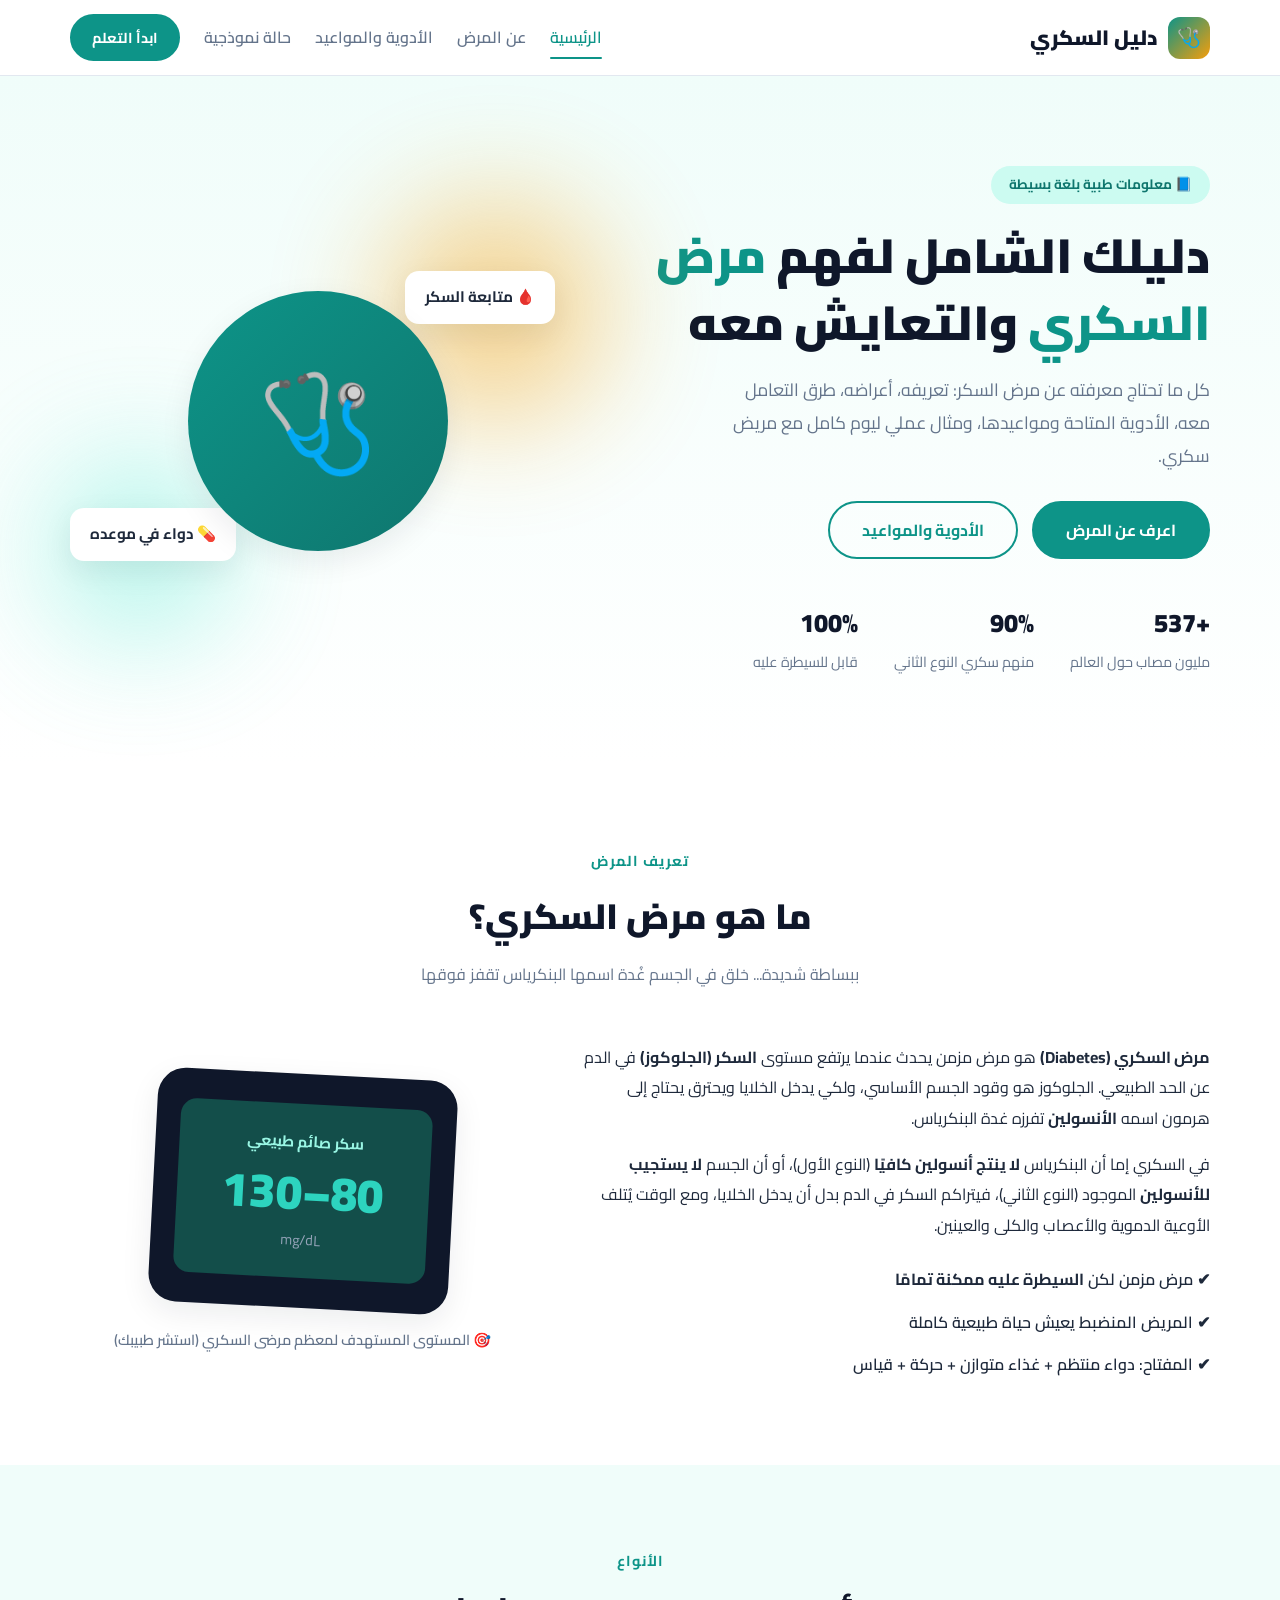
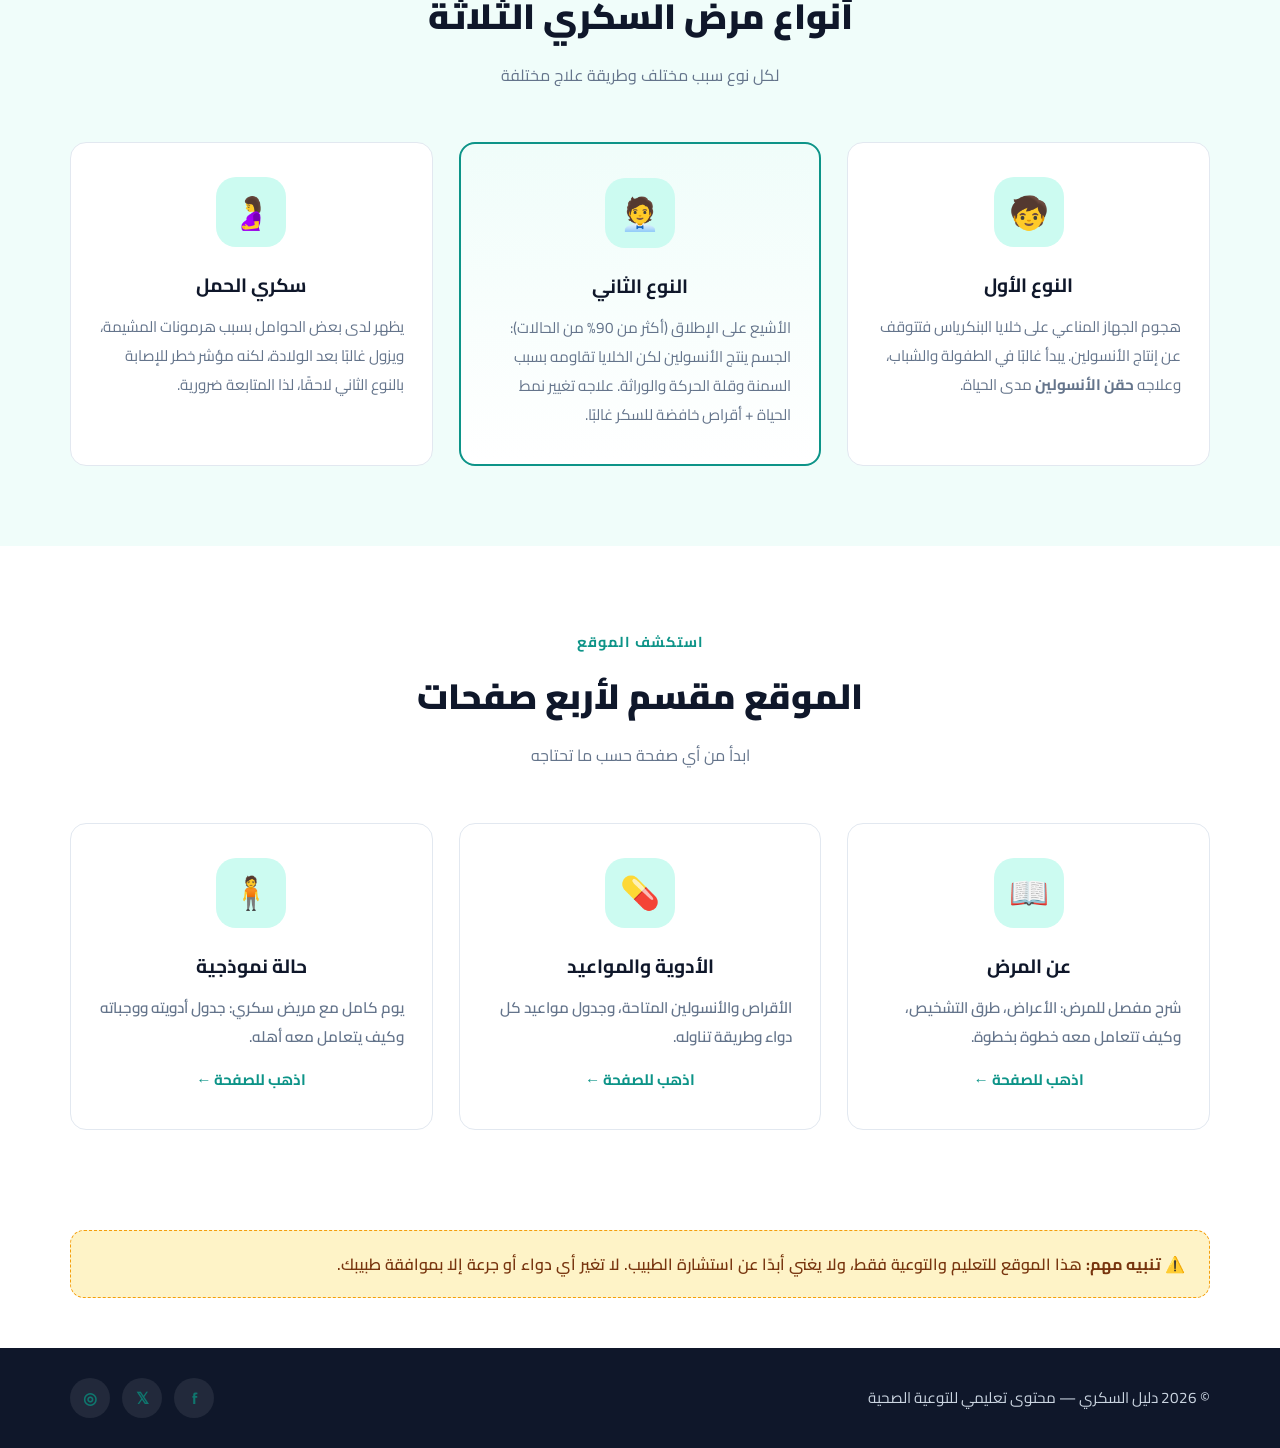
<file: index.html>
<!DOCTYPE html>
<html lang="ar" dir="rtl">
<head>
  <meta charset="UTF-8" />
  <meta name="viewport" content="width=device-width, initial-scale=1.0" />
  <title>الرئيسية | دليلك الشامل لمرض السكري</title>
  <link rel="preconnect" href="https://fonts.googleapis.com" />
  <link rel="preconnect" href="https://fonts.gstatic.com" crossorigin />
  <link
    href="https://fonts.googleapis.com/css2?family=Cairo:wght@400;600;700;900&display=swap"
    rel="stylesheet"
  />
  <link rel="stylesheet" href="style.css" />
</head>
<body>

  <!-- ===== الهيدر ===== -->
  <header class="header">
    <div class="container nav-wrap">
      <a href="index.html" class="logo">
        <span class="logo-mark">🩺</span>
        <span>دليل السكري</span>
      </a>

      <input type="checkbox" id="menu-toggle" class="menu-toggle" />
      <label for="menu-toggle" class="menu-btn" aria-label="فتح القائمة">
        <span></span><span></span><span></span>
      </label>

      <nav class="nav">
        <a href="index.html" class="nav-link active">الرئيسية</a>
        <a href="about.html" class="nav-link">عن المرض</a>
        <a href="medications.html" class="nav-link">الأدوية والمواعيد</a>
        <a href="patient.html" class="nav-link">حالة نموذجية</a>
        <a href="about.html" class="btn btn-sm nav-cta">ابدأ التعلم</a>
      </nav>
    </div>
  </header>

  <!-- ===== السيكشن الرئيسي ===== -->
  <section id="home" class="hero">
    <div class="container hero-wrap">
      <div class="hero-text">
        <span class="badge">📘 معلومات طبية بلغة بسيطة</span>
        <h1>دليلك الشامل لفهم <span class="highlight">مرض السكري</span> والتعايش معه</h1>
        <p>
          كل ما تحتاج معرفته عن مرض السكر: تعريفه، أعراضه، طرق التعامل معه،
          الأدوية المتاحة ومواعيدها، ومثال عملي ليوم كامل مع مريض سكري.
        </p>
        <div class="hero-actions">
          <a href="about.html" class="btn">اعرف عن المرض</a>
          <a href="medications.html" class="btn btn-outline">الأدوية والمواعيد</a>
        </div>

        <ul class="hero-stats">
          <li><strong>+537</strong><span>مليون مصاب حول العالم</span></li>
          <li><strong>90%</strong><span>منهم سكري النوع الثاني</span></li>
          <li><strong>100%</strong><span>قابل للسيطرة عليه</span></li>
        </ul>
      </div>

      <div class="hero-art" aria-hidden="true">
        <div class="blob blob-1"></div>
        <div class="blob blob-2"></div>
        <div class="card-float card-float-1">🩸 متابعة السكر</div>
        <div class="card-float card-float-2">💊 دواء في موعده</div>
        <div class="hero-circle">
          <div class="hero-icon">🩺</div>
        </div>
      </div>
    </div>
  </section>

  <!-- ===== ما هو مرض السكري ===== -->
  <section id="definition" class="section">
    <div class="container">
      <div class="section-head">
        <span class="section-tag">تعريف المرض</span>
        <h2>ما هو مرض السكري؟</h2>
        <p>ببساطة شديدة... خلق في الجسم غُدة اسمها البنكرياس تقفز فوقها</p>
      </div>

      <div class="def-grid">
        <div class="def-text">
          <p>
            <strong>مرض السكري (Diabetes)</strong> هو مرض مزمن يحدث عندما يرتفع
            مستوى <strong>السكر (الجلوكوز)</strong> في الدم عن الحد الطبيعي.
            الجلوكوز هو وقود الجسم الأساسي، ولكي يدخل الخلايا ويحترق يحتاج إلى
            هرمون اسمه <strong>الأنسولين</strong> تفرزه غدة البنكرياس.
          </p>
          <p>
            في السكري إما أن البنكرياس <strong>لا ينتج أنسولين كافيًا</strong>
            (النوع الأول)، أو أن الجسم <strong>لا يستجيب للأنسولين</strong>
            الموجود (النوع الثاني)، فيتراكم السكر في الدم بدل أن يدخل الخلايا،
            ومع الوقت يُتلف الأوعية الدموية والأعصاب والكلى والعينين.
          </p>
          <ul class="check-list">
            <li>✔ مرض مزمن لكن <strong>السيطرة عليه ممكنة تمامًا</strong></li>
            <li>✔ المريض المنضبط يعيش حياة طبيعية كاملة</li>
            <li>✔ المفتاح: دواء منتظم + غذاء متوازن + حركة + قياس</li>
          </ul>
        </div>

        <div class="def-visual" aria-hidden="true">
          <div class="glucose-meter">
            <div class="meter-screen">
              <span class="meter-label">سكر صائم طبيعي</span>
              <strong class="meter-value">80–130</strong>
              <span class="meter-unit">mg/dL</span>
            </div>
          </div>
          <div class="meter-note">🎯 المستوى المستهدف لمعظم مرضى السكري (استشر طبيبك)</div>
        </div>
      </div>
    </div>
  </section>

  <!-- ===== أنواع السكري ===== -->
  <section id="types" class="section section-alt">
    <div class="container">
      <div class="section-head">
        <span class="section-tag">الأنواع</span>
        <h2>أنواع مرض السكري الثلاثة</h2>
        <p>لكل نوع سبب مختلف وطريقة علاج مختلفة</p>
      </div>

      <div class="cards">
        <article class="card">
          <div class="card-icon">🧒</div>
          <h3>النوع الأول</h3>
          <p>
            هجوم الجهاز المناعي على خلايا البنكرياس فتتوقف عن إنتاج الأنسولين.
            يبدأ غالبًا في الطفولة والشباب، وعلاجه <strong>حقن الأنسولين</strong>
            مدى الحياة.
          </p>
        </article>

        <article class="card card-featured">
          <div class="card-icon">🧑‍💼</div>
          <h3>النوع الثاني</h3>
          <p>
            الأشيع على الإطلاق (أكثر من 90% من الحالات): الجسم ينتج الأنسولين
            لكن الخلايا تقاومه بسبب السمنة وقلة الحركة والوراثة. علاجه تغيير
            نمط الحياة + أقراص خافضة للسكر غالبًا.
          </p>
        </article>

        <article class="card">
          <div class="card-icon">🤰</div>
          <h3>سكري الحمل</h3>
          <p>
            يظهر لدى بعض الحوامل بسبب هرمونات المشيمة، ويزول غالبًا بعد الولادة،
            لكنه مؤشر خطر للإصابة بالنوع الثاني لاحقًا، لذا المتابعة ضرورية.
          </p>
        </article>
      </div>
    </div>
  </section>

  <!-- ===== صفحات الموقع ===== -->
  <section id="explore" class="section">
    <div class="container">
      <div class="section-head">
        <span class="section-tag">استكشف الموقع</span>
        <h2>الموقع مقسم لأربع صفحات</h2>
        <p>ابدأ من أي صفحة حسب ما تحتاجه</p>
      </div>

      <div class="cards">
        <a href="about.html" class="card card-link">
          <div class="card-icon">📖</div>
          <h3>عن المرض</h3>
          <p>شرح مفصل للمرض: الأعراض، طرق التشخيص، وكيف تتعامل معه خطوة بخطوة.</p>
          <span class="card-go">اذهب للصفحة ←</span>
        </a>

        <a href="medications.html" class="card card-link">
          <div class="card-icon">💊</div>
          <h3>الأدوية والمواعيد</h3>
          <p>الأقراص والأنسولين المتاحة، وجدول مواعيد كل دواء وطريقة تناوله.</p>
          <span class="card-go">اذهب للصفحة ←</span>
        </a>

        <a href="patient.html" class="card card-link">
          <div class="card-icon">🧍</div>
          <h3>حالة نموذجية</h3>
          <p>يوم كامل مع مريض سكري: جدول أدويته ووجباته وكيف يتعامل معه أهله.</p>
          <span class="card-go">اذهب للصفحة ←</span>
        </a>
      </div>
    </div>
  </section>

  <!-- ===== تنبيه طبي ===== -->
  <div class="container">
    <div class="doc-note">
      ⚠️ <strong>تنبيه مهم:</strong> هذا الموقع للتعليم والتوعية فقط، ولا يغني
      أبدًا عن استشارة الطبيب. لا تغير أي دواء أو جرعة إلا بموافقة طبيبك.
    </div>
  </div>

  <!-- ===== الفوتر ===== -->
  <footer class="footer">
    <div class="container footer-wrap">
      <p>© 2026 دليل السكري — محتوى تعليمي للتوعية الصحية</p>
      <div class="socials">
        <a href="#" aria-label="فيسبوك">f</a>
        <a href="#" aria-label="تويتر">𝕏</a>
        <a href="#" aria-label="انستجرام">◎</a>
      </div>
    </div>
  </footer>

</body>
</html>
</file>
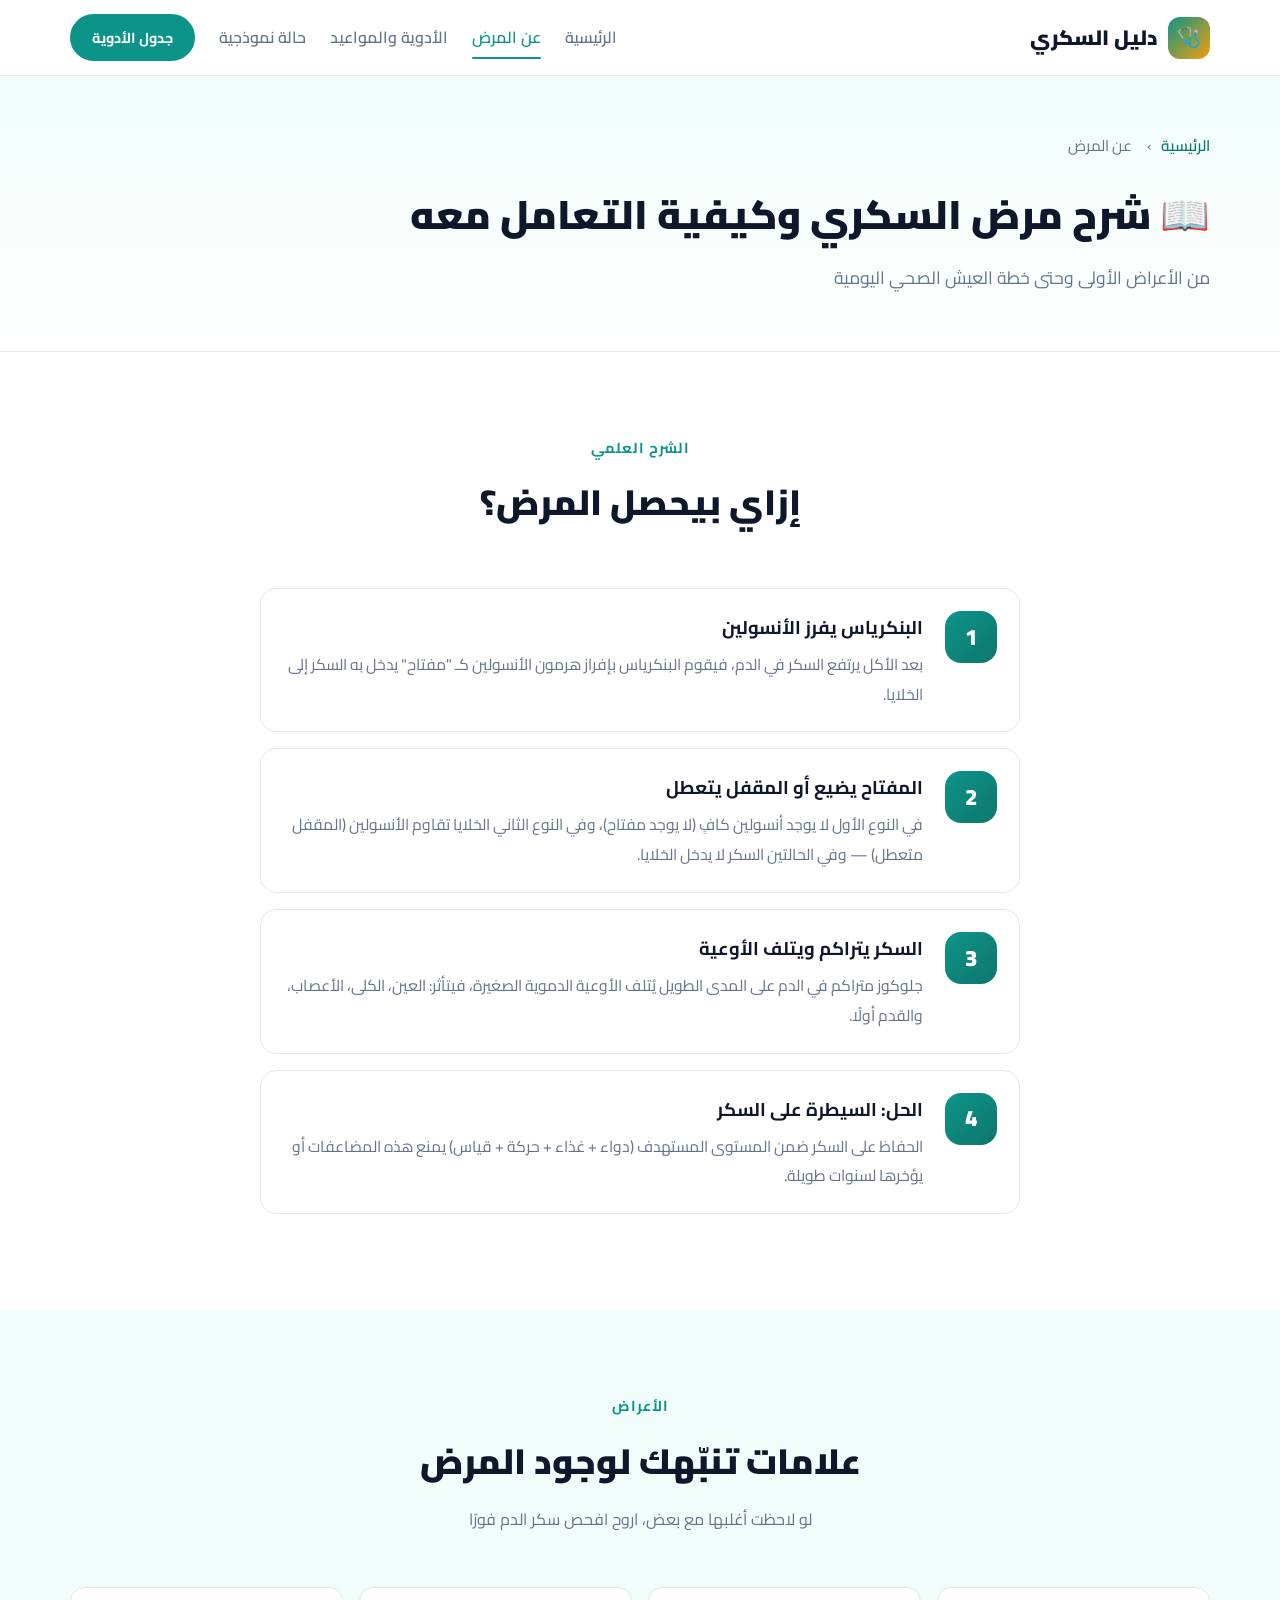
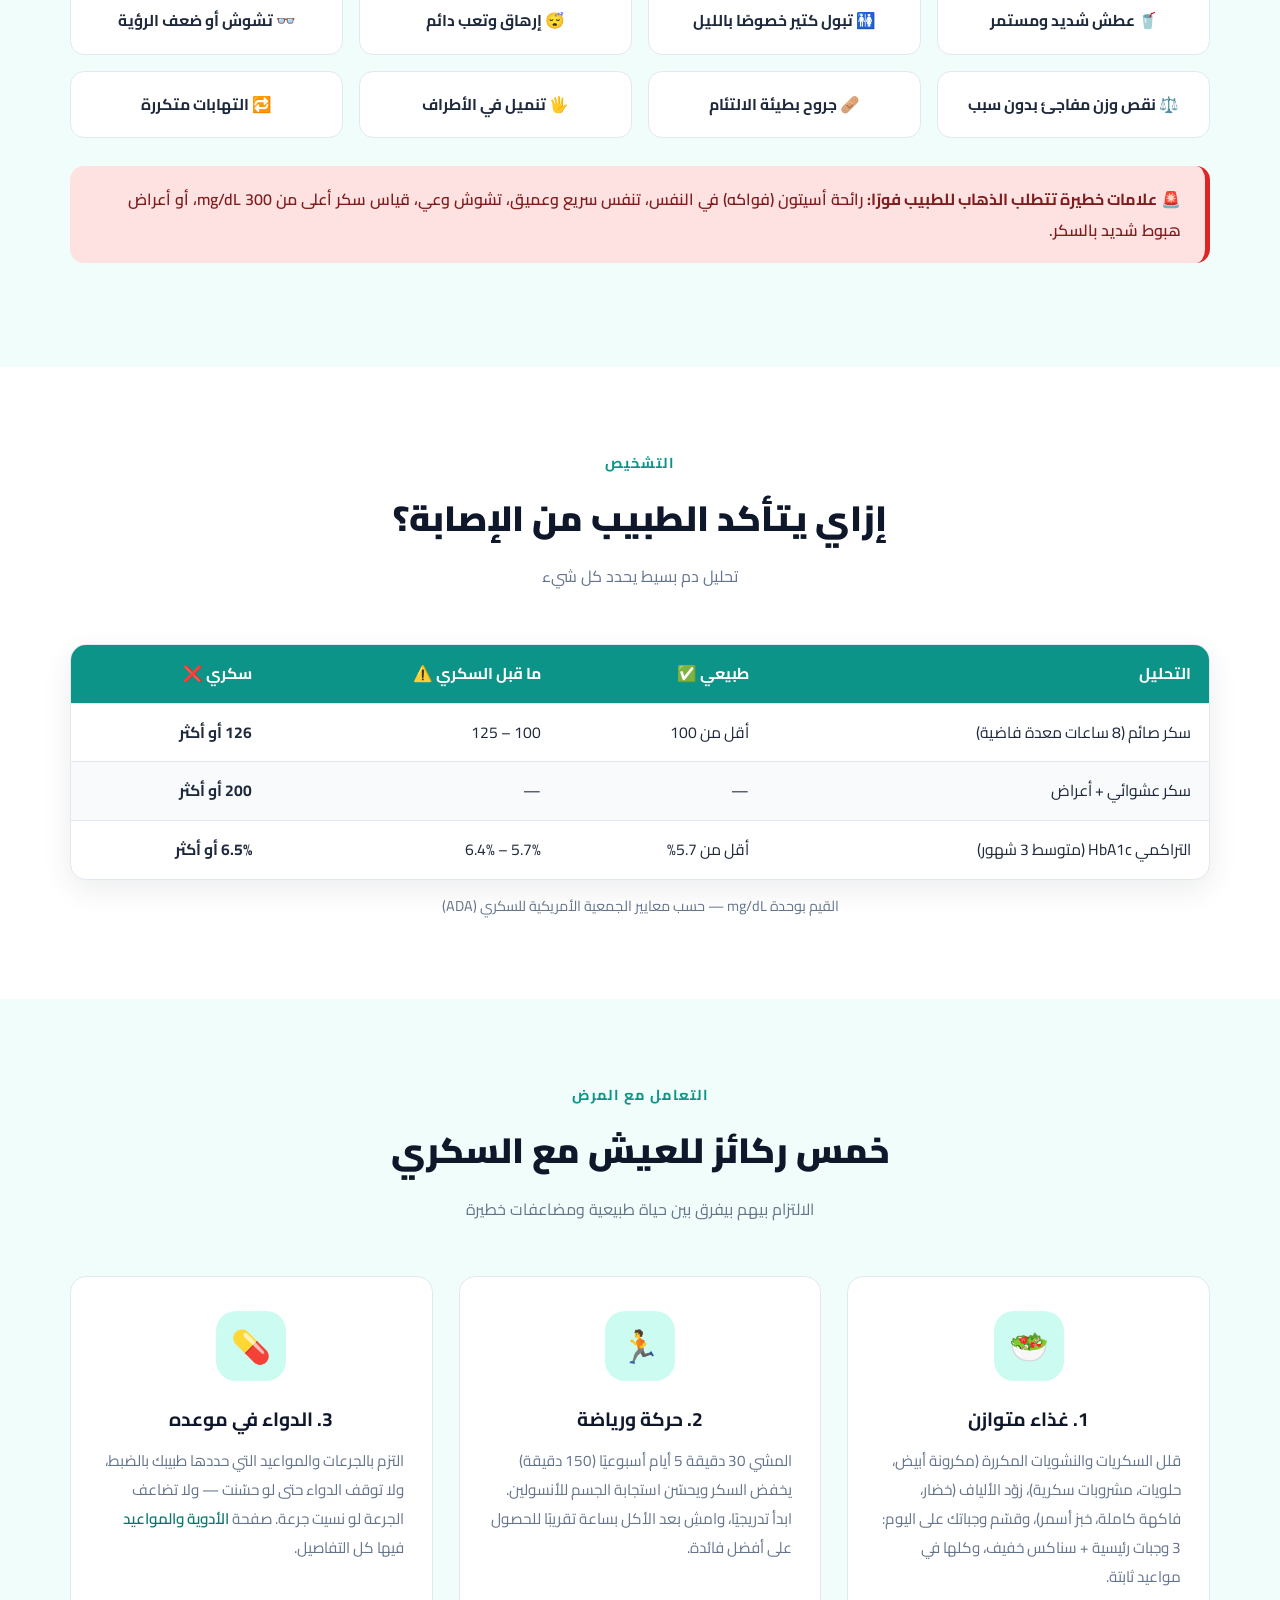
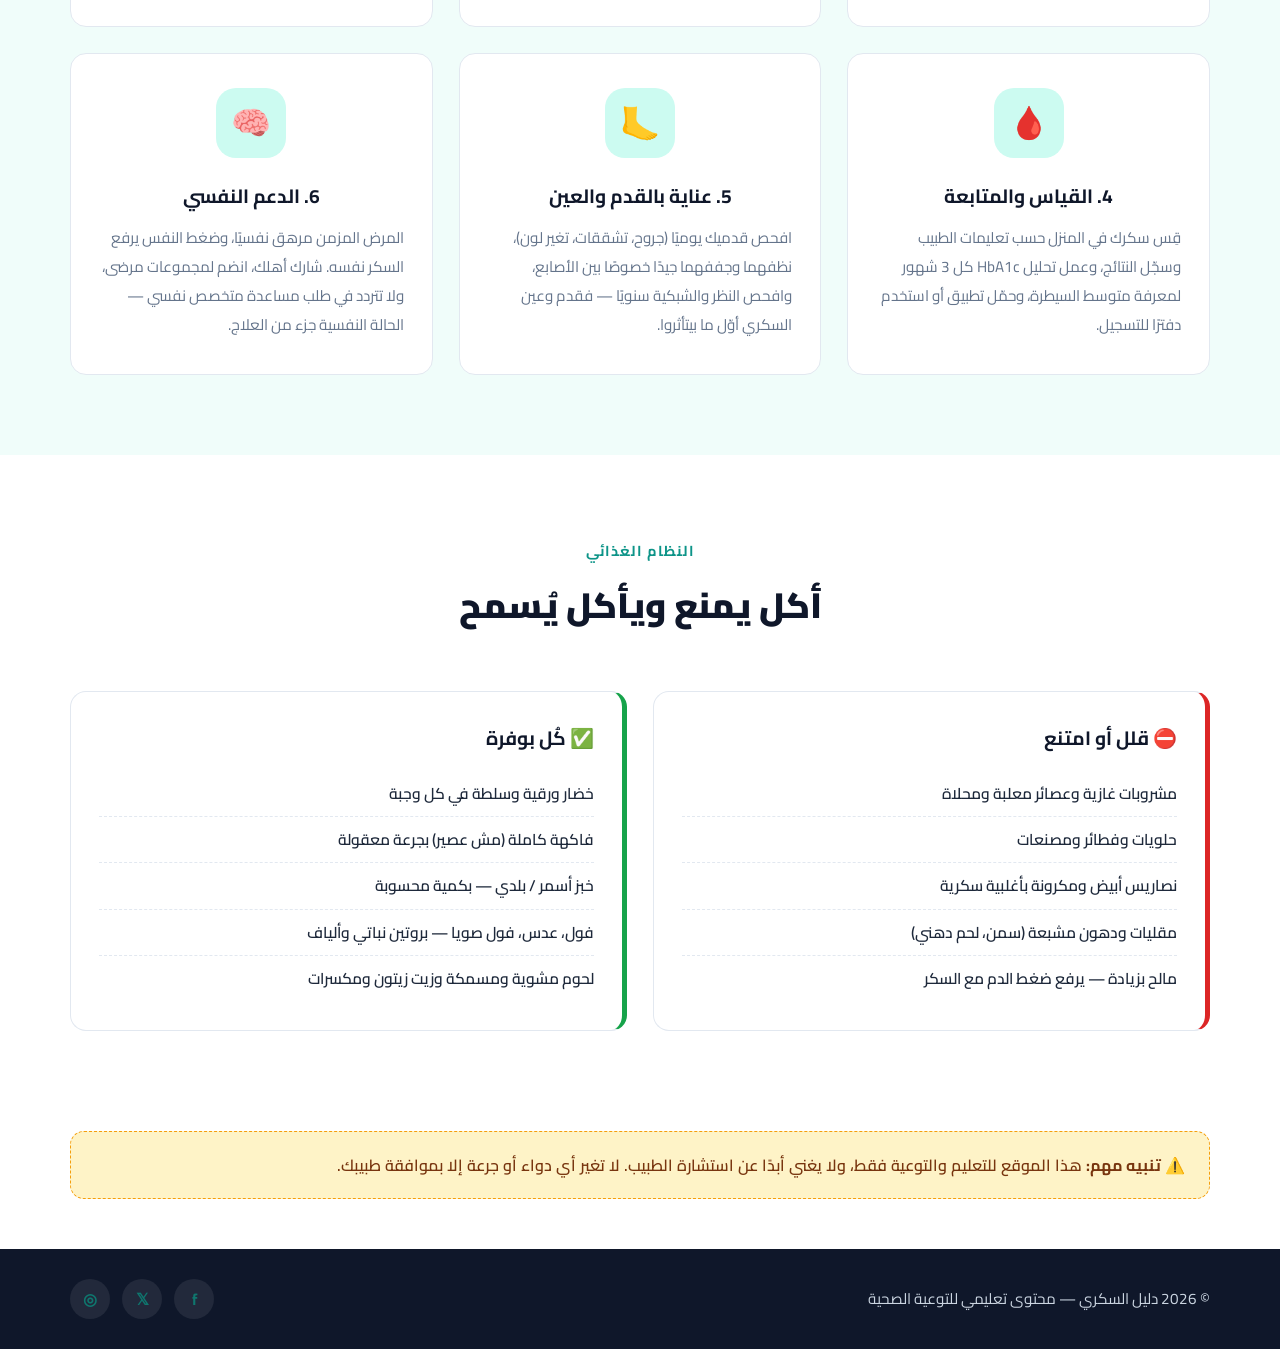
<file: about.html>
<!DOCTYPE html>
<html lang="ar" dir="rtl">
<head>
  <meta charset="UTF-8" />
  <meta name="viewport" content="width=device-width, initial-scale=1.0" />
  <title>عن المرض | دليلك الشامل لمرض السكري</title>
  <link rel="preconnect" href="https://fonts.googleapis.com" />
  <link rel="preconnect" href="https://fonts.gstatic.com" crossorigin />
  <link
    href="https://fonts.googleapis.com/css2?family=Cairo:wght@400;600;700;900&display=swap"
    rel="stylesheet"
  />
  <link rel="stylesheet" href="style.css" />
</head>
<body>

  <!-- ===== الهيدر ===== -->
  <header class="header">
    <div class="container nav-wrap">
      <a href="index.html" class="logo">
        <span class="logo-mark">🩺</span>
        <span>دليل السكري</span>
      </a>

      <input type="checkbox" id="menu-toggle" class="menu-toggle" />
      <label for="menu-toggle" class="menu-btn" aria-label="فتح القائمة">
        <span></span><span></span><span></span>
      </label>

      <nav class="nav">
        <a href="index.html" class="nav-link">الرئيسية</a>
        <a href="about.html" class="nav-link active">عن المرض</a>
        <a href="medications.html" class="nav-link">الأدوية والمواعيد</a>
        <a href="patient.html" class="nav-link">حالة نموذجية</a>
        <a href="medications.html" class="btn btn-sm nav-cta">جدول الأدوية</a>
      </nav>
    </div>
  </header>

  <!-- ===== ترويسة الصفحة ===== -->
  <section class="page-hero">
    <div class="container">
      <nav class="crumbs" aria-label="مسار التنقل">
        <a href="index.html">الرئيسية</a> <span>›</span> <span>عن المرض</span>
      </nav>
      <h1>📖 شرح مرض السكري وكيفية التعامل معه</h1>
      <p>من الأعراض الأولى وحتى خطة العيش الصحي اليومية</p>
    </div>
  </section>

  <!-- ===== ما هو المرض ===== -->
  <section class="section">
    <div class="container">
      <div class="section-head">
        <span class="section-tag">الشرح العلمي</span>
        <h2>إزاي بيحصل المرض؟</h2>
      </div>

      <div class="steps">
        <div class="step">
          <span class="step-num">1</span>
          <div>
            <h3>البنكرياس يفرز الأنسولين</h3>
            <p>بعد الأكل يرتفع السكر في الدم، فيقوم البنكرياس بإفراز هرمون الأنسولين كـ "مفتاح" يدخل به السكر إلى الخلايا.</p>
          </div>
        </div>
        <div class="step">
          <span class="step-num">2</span>
          <div>
            <h3>المفتاح يضيع أو المقفل يتعطل</h3>
            <p>في النوع الأول لا يوجد أنسولين كافٍ (لا يوجد مفتاح)، وفي النوع الثاني الخلايا تقاوم الأنسولين (المقفل متعطل) — وفي الحالتين السكر لا يدخل الخلايا.</p>
          </div>
        </div>
        <div class="step">
          <span class="step-num">3</span>
          <div>
            <h3>السكر يتراكم ويتلف الأوعية</h3>
            <p>جلوكوز متراكم في الدم على المدى الطويل يُتلف الأوعية الدموية الصغيرة، فيتأثر: العين، الكلى، الأعصاب، والقدم أولًا.</p>
          </div>
        </div>
        <div class="step">
          <span class="step-num">4</span>
          <div>
            <h3>الحل: السيطرة على السكر</h3>
            <p>الحفاظ على السكر ضمن المستوى المستهدف (دواء + غذاء + حركة + قياس) يمنع هذه المضاعفات أو يؤخرها لسنوات طويلة.</p>
          </div>
        </div>
      </div>
    </div>
  </section>

  <!-- ===== الأعراض ===== -->
  <section class="section section-alt">
    <div class="container">
      <div class="section-head">
        <span class="section-tag">الأعراض</span>
        <h2>علامات تنبّهك لوجود المرض</h2>
        <p>لو لاحظت أغلبها مع بعض، اروح افحص سكر الدم فورًا</p>
      </div>

      <div class="symptom-grid">
        <div class="symptom">🥤 عطش شديد ومستمر</div>
        <div class="symptom">🚻 تبول كتير خصوصًا بالليل</div>
        <div class="symptom">😴 إرهاق وتعب دائم</div>
        <div class="symptom">👓 تشوش أو ضعف الرؤية</div>
        <div class="symptom">⚖️ نقص وزن مفاجئ بدون سبب</div>
        <div class="symptom">🩹 جروح بطيئة الالتئام</div>
        <div class="symptom">🖐️ تنميل في الأطراف</div>
        <div class="symptom">🔁 التهابات متكررة</div>
      </div>

      <div class="alert alert-danger">
        🚨 <strong>علامات خطيرة تتطلب الذهاب للطبيب فورًا:</strong>
        رائحة أسيتون (فواكه) في النفس، تنفس سريع وعميق، تشوش وعي،
        قياس سكر أعلى من 300 mg/dL، أو أعراض هبوط شديد بالسكر.
      </div>
    </div>
  </section>

  <!-- ===== التشخيص ===== -->
  <section class="section">
    <div class="container">
      <div class="section-head">
        <span class="section-tag">التشخيص</span>
        <h2>إزاي يتأكد الطبيب من الإصابة؟</h2>
        <p>تحليل دم بسيط يحدد كل شيء</p>
      </div>

      <div class="table-wrap">
        <table class="data-table">
          <thead>
            <tr>
              <th>التحليل</th>
              <th>طبيعي ✅</th>
              <th>ما قبل السكري ⚠️</th>
              <th>سكري ❌</th>
            </tr>
          </thead>
          <tbody>
            <tr>
              <td>سكر صائم (8 ساعات معدة فاضية)</td>
              <td>أقل من 100</td>
              <td>100 – 125</td>
              <td><strong>126 أو أكثر</strong></td>
            </tr>
            <tr>
              <td>سكر عشوائي + أعراض</td>
              <td>—</td>
              <td>—</td>
              <td><strong>200 أو أكثر</strong></td>
            </tr>
            <tr>
              <td>التراكمي HbA1c (متوسط 3 شهور)</td>
              <td>أقل من 5.7%</td>
              <td>5.7% – 6.4%</td>
              <td><strong>6.5% أو أكثر</strong></td>
            </tr>
          </tbody>
        </table>
      </div>
      <p class="table-note">القيم بوحدة mg/dL — حسب معايير الجمعية الأمريكية للسكري (ADA)</p>
    </div>
  </section>

  <!-- ===== كيفية التعامل ===== -->
  <section class="section section-alt">
    <div class="container">
      <div class="section-head">
        <span class="section-tag">التعامل مع المرض</span>
        <h2>خمس ركائز للعيش مع السكري</h2>
        <p>الالتزام بيهم بيفرق بين حياة طبيعية ومضاعفات خطيرة</p>
      </div>

      <div class="cards">
        <article class="card">
          <div class="card-icon">🥗</div>
          <h3>1. غذاء متوازن</h3>
          <p>
            قلل السكريات والنشويات المكررة (مكرونة أبيض، حلويات، مشروبات سكرية)،
            زوّد الألياف (خضار، فاكهة كاملة، خبز أسمر)، وقسّم وجباتك على
            اليوم: 3 وجبات رئيسية + سناكس خفيف، وكلها في مواعيد ثابتة.
          </p>
        </article>

        <article class="card">
          <div class="card-icon">🏃</div>
          <h3>2. حركة ورياضة</h3>
          <p>
            المشي 30 دقيقة 5 أيام أسبوعيًا (150 دقيقة) يخفض السكر ويحسّن
            استجابة الجسم للأنسولين. ابدأ تدريجيًا، وامشِ بعد الأكل بساعة
            تقريبًا للحصول على أفضل فائدة.
          </p>
        </article>

        <article class="card">
          <div class="card-icon">💊</div>
          <h3>3. الدواء في موعده</h3>
          <p>
            التزم بالجرعات والمواعيد التي حددها طبيبك بالضبط، ولا توقف الدواء
            حتى لو حسّنت — ولا تضاعف الجرعة لو نسيت جرعة. صفحة
            <a href="medications.html">الأدوية والمواعيد</a> فيها كل التفاصيل.
          </p>
        </article>

        <article class="card">
          <div class="card-icon">🩸</div>
          <h3>4. القياس والمتابعة</h3>
          <p>
            قِس سكرك في المنزل حسب تعليمات الطبيب وسجّل النتائج، وعمل تحليل
            HbA1c كل 3 شهور لمعرفة متوسط السيطرة، وحمّل تطبيق أو استخدم
            دفترًا للتسجيل.
          </p>
        </article>

        <article class="card">
          <div class="card-icon">🦶</div>
          <h3>5. عناية بالقدم والعين</h3>
          <p>
            افحص قدميك يوميًا (جروح، تشققات، تغير لون)، نظفهما وجففهما جيدًا
            خصوصًا بين الأصابع، وافحص النظر والشبكية سنويًا — فقدم وعين
            السكري أوّل ما بيتأثروا.
          </p>
        </article>

        <article class="card">
          <div class="card-icon">🧠</div>
          <h3>6. الدعم النفسي</h3>
          <p>
            المرض المزمن مرهق نفسيًا، وضغط النفس يرفع السكر نفسه. شارك أهلك،
            انضم لمجموعات مرضى، ولا تتردد في طلب مساعدة متخصص نفسي —
            الحالة النفسية جزء من العلاج.
          </p>
        </article>
      </div>
    </div>
  </section>

  <!-- ===== ممنوعات ومسموحات ===== -->
  <section class="section">
    <div class="container">
      <div class="section-head">
        <span class="section-tag">النظام الغذائي</span>
        <h2>أكل يمنع ويأكل يُسمح</h2>
      </div>

      <div class="two-cols">
        <div class="food-box food-avoid">
          <h3>⛔ قلل أو امتنع</h3>
          <ul>
            <li>مشروبات غازية وعصائر معلبة ومحلاة</li>
            <li>حلويات وفطائر ومصنعات</li>
            <li>نصاريس أبيض ومكرونة بأغلبية سكرية</li>
            <li>مقليات ودهون مشبعة (سمن، لحم دهني)</li>
            <li>مالح بزيادة — يرفع ضغط الدم مع السكر</li>
          </ul>
        </div>
        <div class="food-box food-allow">
          <h3>✅ كُل بوفرة</h3>
          <ul>
            <li>خضار ورقية وسلطة في كل وجبة</li>
            <li>فاكهة كاملة (مش عصير) بجرعة معقولة</li>
            <li>خبز أسمر / بلدي — بكمية محسوبة</li>
            <li>فول، عدس، فول صويا — بروتين نباتي وألياف</li>
            <li>لحوم مشوية ومسمكة وزيت زيتون ومكسرات</li>
          </ul>
        </div>
      </div>
    </div>
  </section>

  <!-- ===== تنبيه طبي ===== -->
  <div class="container">
    <div class="doc-note">
      ⚠️ <strong>تنبيه مهم:</strong> هذا الموقع للتعليم والتوعية فقط، ولا يغني
      أبدًا عن استشارة الطبيب. لا تغير أي دواء أو جرعة إلا بموافقة طبيبك.
    </div>
  </div>

  <!-- ===== الفوتر ===== -->
  <footer class="footer">
    <div class="container footer-wrap">
      <p>© 2026 دليل السكري — محتوى تعليمي للتوعية الصحية</p>
      <div class="socials">
        <a href="#" aria-label="فيسبوك">f</a>
        <a href="#" aria-label="تويتر">𝕏</a>
        <a href="#" aria-label="انستجرام">◎</a>
      </div>
    </div>
  </footer>

</body>
</html>
</file>
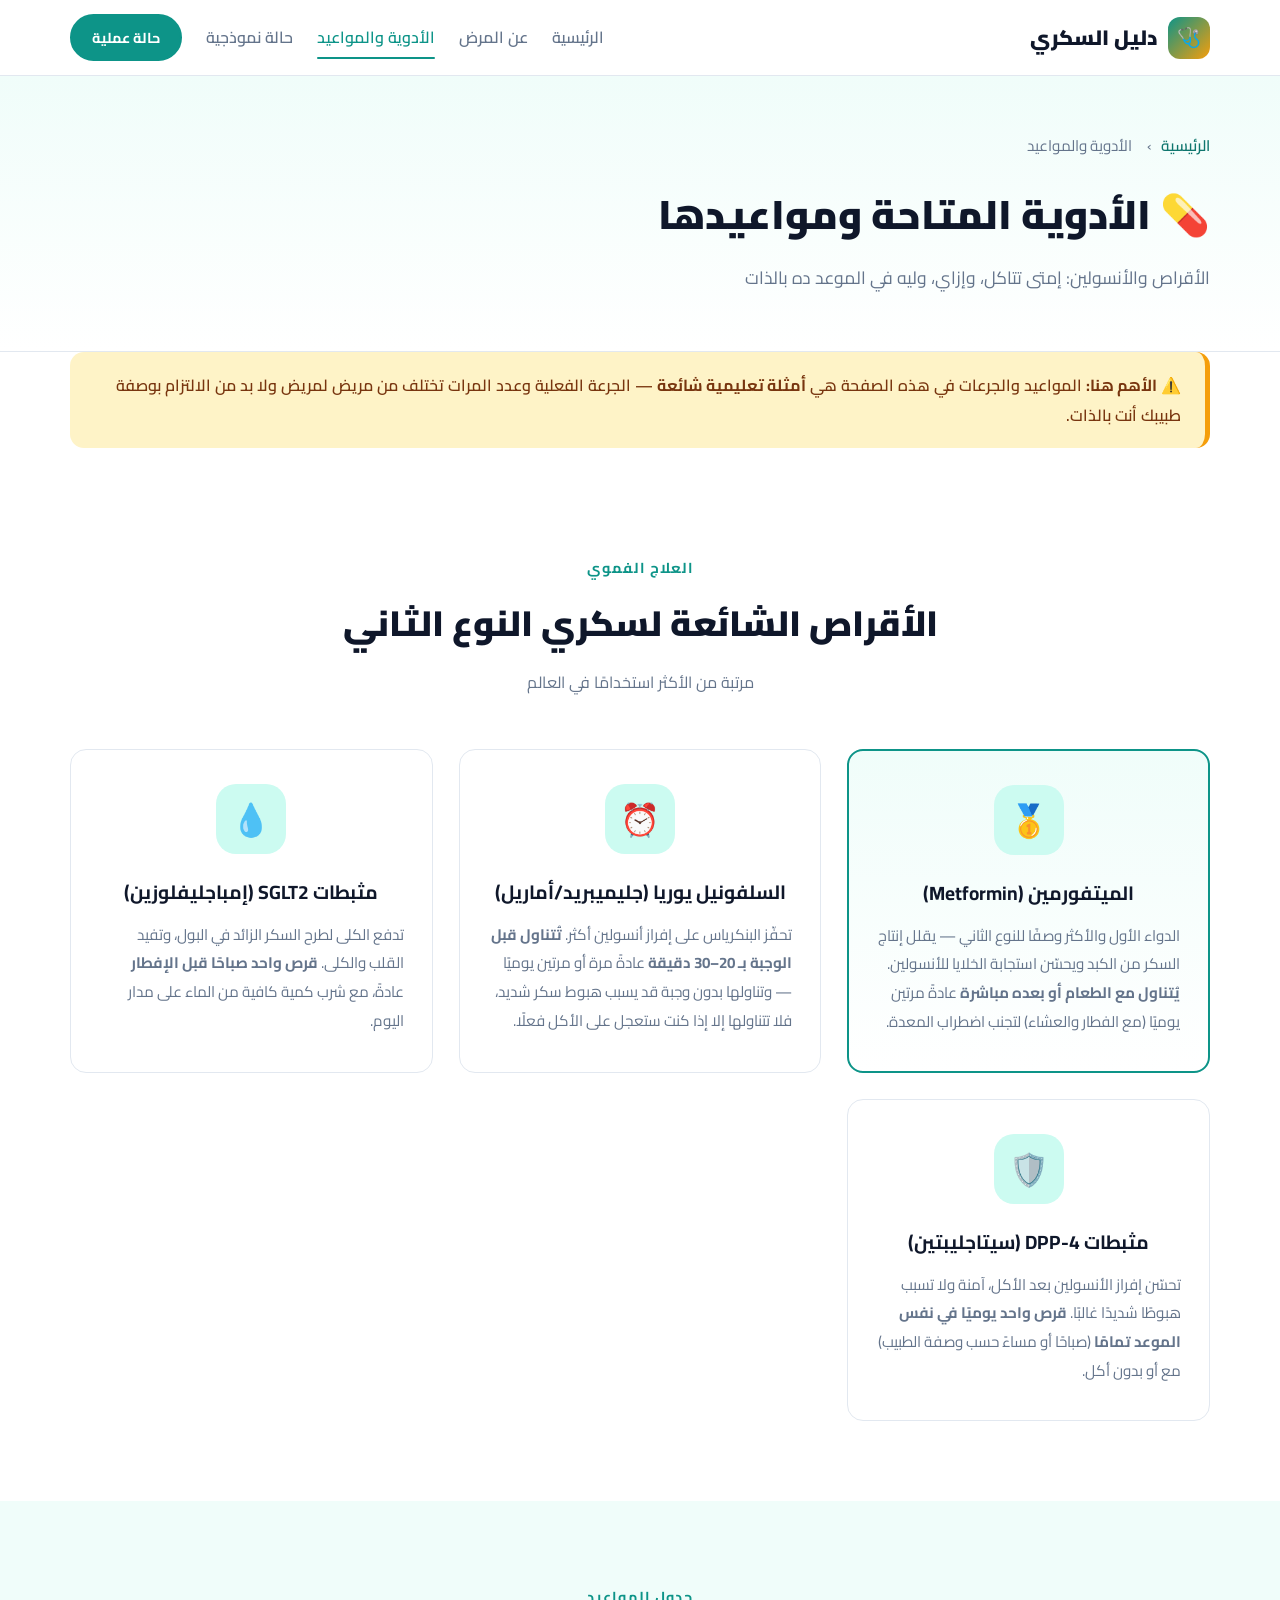
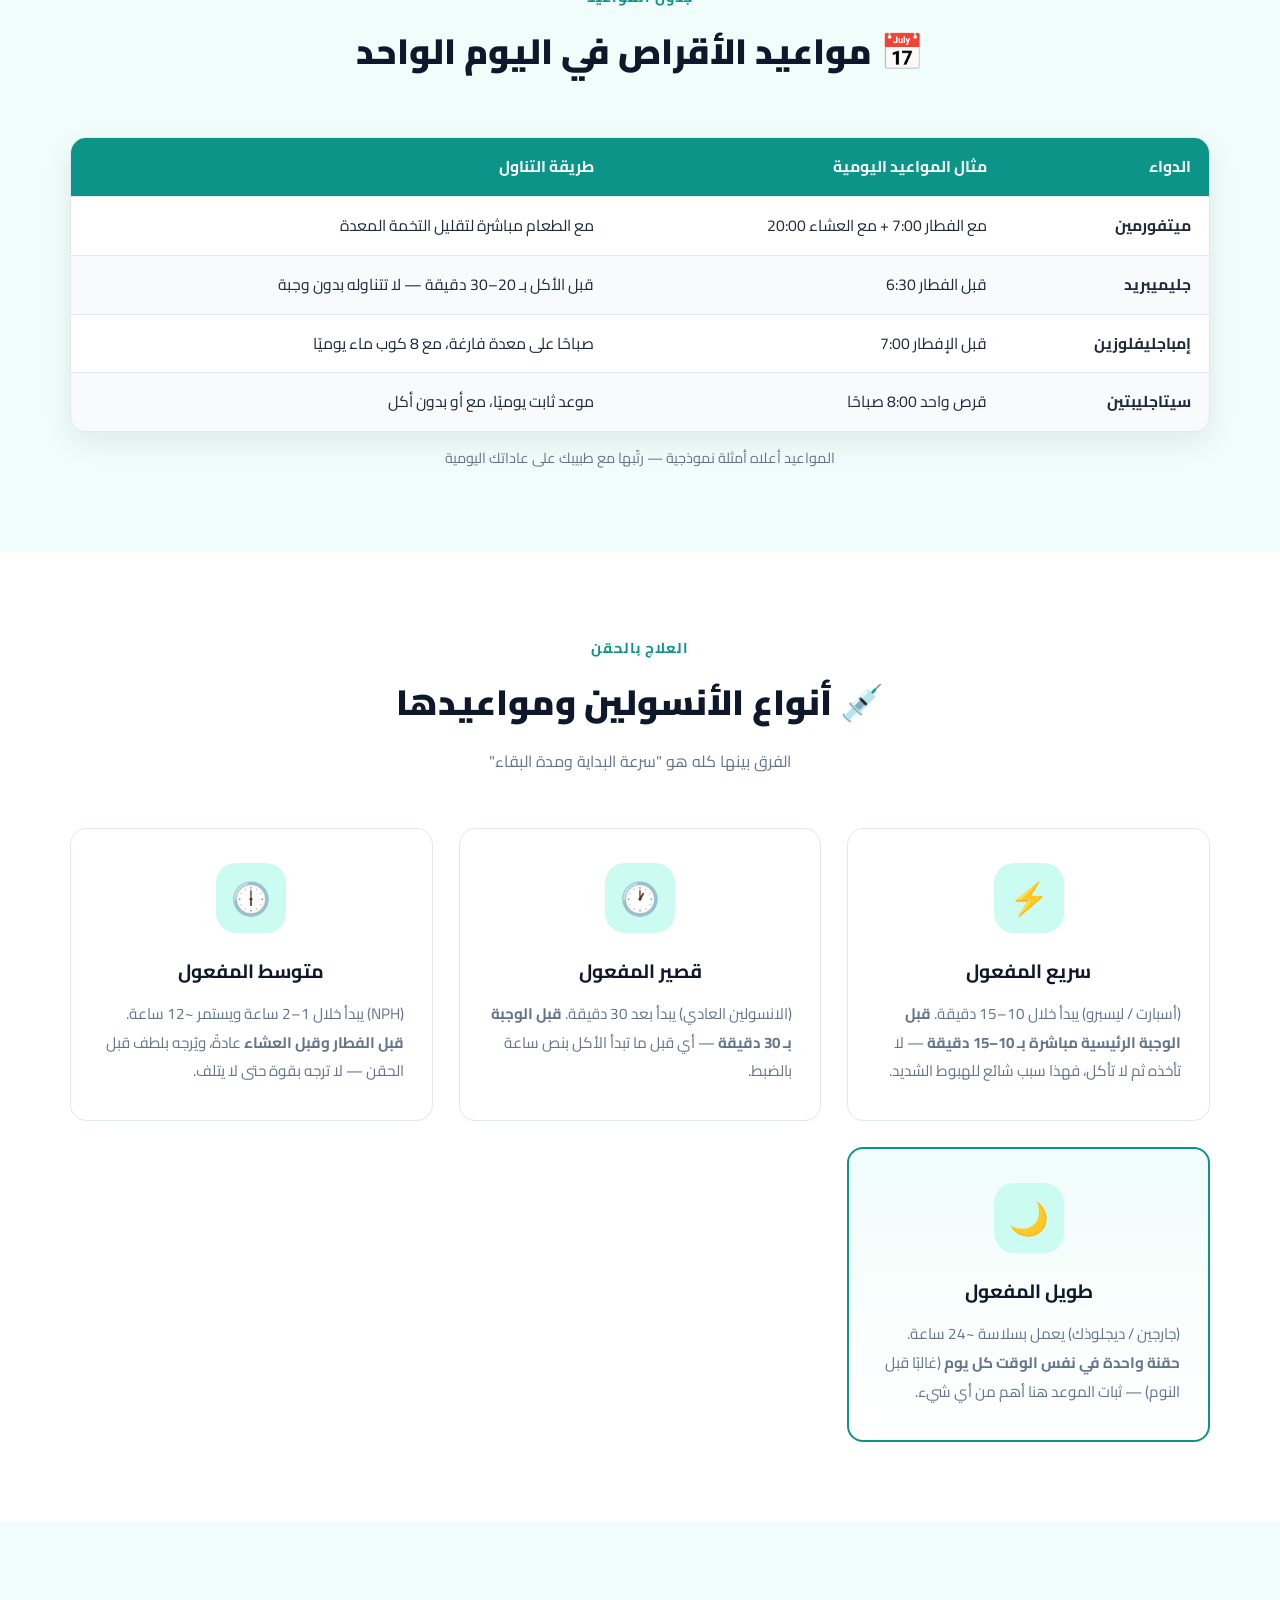
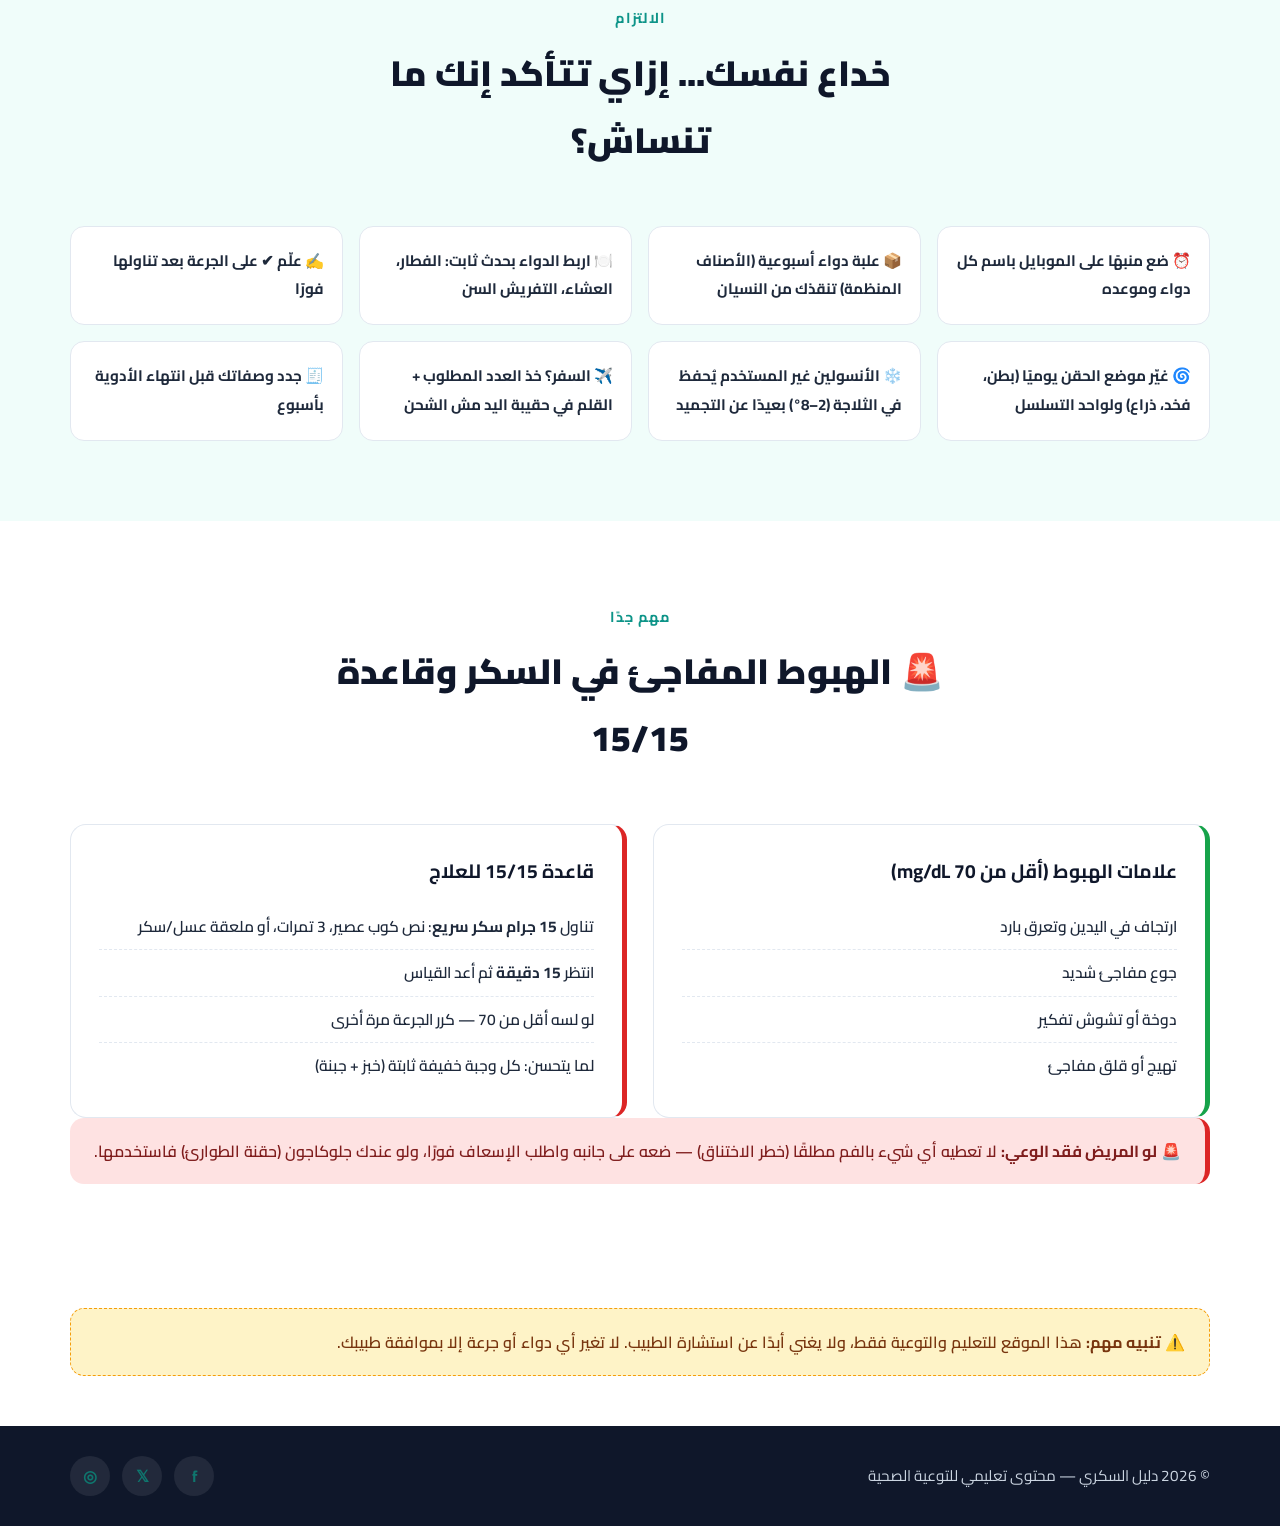
<file: medications.html>
<!DOCTYPE html>
<html lang="ar" dir="rtl">
<head>
  <meta charset="UTF-8" />
  <meta name="viewport" content="width=device-width, initial-scale=1.0" />
  <title>الأدوية والمواعيد | دليلك الشامل لمرض السكري</title>
  <link rel="preconnect" href="https://fonts.googleapis.com" />
  <link rel="preconnect" href="https://fonts.gstatic.com" crossorigin />
  <link
    href="https://fonts.googleapis.com/css2?family=Cairo:wght@400;600;700;900&display=swap"
    rel="stylesheet"
  />
  <link rel="stylesheet" href="style.css" />
</head>
<body>

  <!-- ===== الهيدر ===== -->
  <header class="header">
    <div class="container nav-wrap">
      <a href="index.html" class="logo">
        <span class="logo-mark">🩺</span>
        <span>دليل السكري</span>
      </a>

      <input type="checkbox" id="menu-toggle" class="menu-toggle" />
      <label for="menu-toggle" class="menu-btn" aria-label="فتح القائمة">
        <span></span><span></span><span></span>
      </label>

      <nav class="nav">
        <a href="index.html" class="nav-link">الرئيسية</a>
        <a href="about.html" class="nav-link">عن المرض</a>
        <a href="medications.html" class="nav-link active">الأدوية والمواعيد</a>
        <a href="patient.html" class="nav-link">حالة نموذجية</a>
        <a href="patient.html" class="btn btn-sm nav-cta">حالة عملية</a>
      </nav>
    </div>
  </header>

  <!-- ===== ترويسة الصفحة ===== -->
  <section class="page-hero">
    <div class="container">
      <nav class="crumbs" aria-label="مسار التنقل">
        <a href="index.html">الرئيسية</a> <span>›</span> <span>الأدوية والمواعيد</span>
      </nav>
      <h1>💊 الأدوية المتاحة ومواعيدها</h1>
      <p>الأقراص والأنسولين: إمتى تتاكل، وإزاي، وليه في الموعد ده بالذات</p>
    </div>
  </section>

  <div class="container">
    <div class="alert alert-warn">
      ⚠️ <strong>الأهم هنا:</strong> المواعيد والجرعات في هذه الصفحة هي
      <strong>أمثلة تعليمية شائعة</strong> — الجرعة الفعلية وعدد المرات تختلف
      من مريض لمريض ولا بد من الالتزام بوصفة طبيبك أنت بالذات.
    </div>
  </div>

  <!-- ===== أقراص خافضة السكر ===== -->
  <section class="section">
    <div class="container">
      <div class="section-head">
        <span class="section-tag">العلاج الفموي</span>
        <h2>الأقراص الشائعة لسكري النوع الثاني</h2>
        <p>مرتبة من الأكثر استخدامًا في العالم</p>
      </div>

      <div class="cards">
        <article class="card card-featured">
          <div class="card-icon">🥇</div>
          <h3>الميتفورمين (Metformin)</h3>
          <p>
            الدواء الأول والأكثر وصفًا للنوع الثاني — يقلل إنتاج السكر من
            الكبد ويحسّن استجابة الخلايا للأنسولين.
            <strong>يُتناول مع الطعام أو بعده مباشرة</strong> عادةً مرتين يوميًا
            (مع الفطار والعشاء) لتجنب اضطراب المعدة.
          </p>
        </article>

        <article class="card">
          <div class="card-icon">⏰</div>
          <h3>السلفونيل يوريا (جليميبريد/أماريل)</h3>
          <p>
            تحفّز البنكرياس على إفراز أنسولين أكثر.
            <strong>تُتناول قبل الوجبة بـ 20–30 دقيقة</strong> عادةً مرة أو
            مرتين يوميًا — وتناولها بدون وجبة قد يسبب هبوط سكر شديد، فلا
            تتناولها إلا إذا كنت ستعجل على الأكل فعلًا.
          </p>
        </article>

        <article class="card">
          <div class="card-icon">💧</div>
          <h3>مثبطات SGLT2 (إمباجليفلوزين)</h3>
          <p>
            تدفع الكلى لطرح السكر الزائد في البول، وتفيد القلب والكلى.
            <strong>قرص واحد صباحًا قبل الإفطار</strong> عادةً، مع شرب كمية
            كافية من الماء على مدار اليوم.
          </p>
        </article>

        <article class="card">
          <div class="card-icon">🛡️</div>
          <h3>مثبطات DPP-4 (سيتاجليبتين)</h3>
          <p>
            تحسّن إفراز الأنسولين بعد الأكل، آمنة ولا تسبب هبوطًا شديدًا
            غالبًا. <strong>قرص واحد يوميًا في نفس الموعد تمامًا</strong>
            (صباحًا أو مساءً حسب وصفة الطبيب) مع أو بدون أكل.
          </p>
        </article>
      </div>
    </div>
  </section>

  <!-- ===== جدول مواعيد الأقراص ===== -->
  <section class="section section-alt">
    <div class="container">
      <div class="section-head">
        <span class="section-tag">جدول المواعيد</span>
        <h2>📅 مواعيد الأقراص في اليوم الواحد</h2>
      </div>

      <div class="table-wrap">
        <table class="data-table">
          <thead>
            <tr>
              <th>الدواء</th>
              <th>مثال المواعيد اليومية</th>
              <th>طريقة التناول</th>
            </tr>
          </thead>
          <tbody>
            <tr>
              <td><strong>ميتفورمين</strong></td>
              <td>مع الفطار 7:00 + مع العشاء 20:00</td>
              <td>مع الطعام مباشرة لتقليل التخمة المعدة</td>
            </tr>
            <tr>
              <td><strong>جليميبريد</strong></td>
              <td>قبل الفطار 6:30</td>
              <td>قبل الأكل بـ 20–30 دقيقة — لا تتناوله بدون وجبة</td>
            </tr>
            <tr>
              <td><strong>إمباجليفلوزين</strong></td>
              <td>قبل الإفطار 7:00</td>
              <td>صباحًا على معدة فارغة، مع 8 كوب ماء يوميًا</td>
            </tr>
            <tr>
              <td><strong>سيتاجليبتين</strong></td>
              <td>قرص واحد 8:00 صباحًا</td>
              <td>موعد ثابت يوميًا، مع أو بدون أكل</td>
            </tr>
          </tbody>
        </table>
      </div>
      <p class="table-note">المواعيد أعلاه أمثلة نموذجية — رتّبها مع طبيبك على عاداتك اليومية</p>
    </div>
  </section>

  <!-- ===== الأنسولين ===== -->
  <section class="section">
    <div class="container">
      <div class="section-head">
        <span class="section-tag">العلاج بالحقن</span>
        <h2>💉 أنواع الأنسولين ومواعيدها</h2>
        <p>الفرق بينها كله هو "سرعة البداية ومدة البقاء"</p>
      </div>

      <div class="cards">
        <article class="card">
          <div class="card-icon">⚡</div>
          <h3>سريع المفعول</h3>
          <p>
            (أسبارت / ليسبرو) يبدأ خلال 10–15 دقيقة.
            <strong>قبل الوجبة الرئيسية مباشرة بـ 10–15 دقيقة</strong> —
            لا تأخذه ثم لا تأكل، فهذا سبب شائع للهبوط الشديد.
          </p>
        </article>

        <article class="card">
          <div class="card-icon">🕐</div>
          <h3>قصير المفعول</h3>
          <p>
            (الانسولين العادي) يبدأ بعد 30 دقيقة.
            <strong>قبل الوجبة بـ 30 دقيقة</strong> — أي قبل ما تبدأ الأكل
            بنص ساعة بالضبط.
          </p>
        </article>

        <article class="card">
          <div class="card-icon">🕕</div>
          <h3>متوسط المفعول</h3>
          <p>
            (NPH) يبدأ خلال 1–2 ساعة ويستمر ~12 ساعة.
            <strong>قبل الفطار وقبل العشاء</strong> عادةً، ويُرجه بلطف قبل
            الحقن — لا ترجه بقوة حتى لا يتلف.
          </p>
        </article>

        <article class="card card-featured">
          <div class="card-icon">🌙</div>
          <h3>طويل المفعول</h3>
          <p>
            (جارجين / ديجلوذك) يعمل بسلاسة ~24 ساعة.
            <strong>حقنة واحدة في نفس الوقت كل يوم</strong> (غالبًا قبل النوم)
            — ثبات الموعد هنا أهم من أي شيء.
          </p>
        </article>
      </div>
    </div>
  </section>

  <!-- ===== نصائح الالتزام ===== -->
  <section class="section section-alt">
    <div class="container">
      <div class="section-head">
        <span class="section-tag">الالتزام</span>
        <h2>خداع نفسك... إزاي تتأكد إنك ما تنساش؟</h2>
      </div>

      <div class="tip-grid">
        <div class="tip">⏰ ضع منبهًا على الموبايل باسم كل دواء وموعده</div>
        <div class="tip">📦 علبة دواء أسبوعية (الأصناف المنظمة) تنقذك من النسيان</div>
        <div class="tip">🍽️ اربط الدواء بحدث ثابت: الفطار، العشاء، التفريش السن</div>
        <div class="tip">✍️ علّم ✔ على الجرعة بعد تناولها فورًا</div>
        <div class="tip">🌀 غيّر موضع الحقن يوميًا (بطن، فخد، ذراع) ولواحد التسلسل</div>
        <div class="tip">❄️ الأنسولين غير المستخدم يُحفظ في الثلاجة (2–8°) بعيدًا عن التجميد</div>
        <div class="tip">✈️ السفر؟ خذ العدد المطلوب + القلم في حقيبة اليد مش الشحن</div>
        <div class="tip">🧾 جدد وصفاتك قبل انتهاء الأدوية بأسبوع</div>
      </div>
    </div>
  </section>

  <!-- ===== الطوارئ ===== -->
  <section class="section">
    <div class="container">
      <div class="section-head">
        <span class="section-tag">مهم جدًا</span>
        <h2>🚨 الهبوط المفاجئ في السكر وقاعدة 15/15</h2>
      </div>

      <div class="two-cols">
        <div class="food-box food-allow">
          <h3>علامات الهبوط (أقل من 70 mg/dL)</h3>
          <ul>
            <li>ارتجاف في اليدين وتعرق بارد</li>
            <li>جوع مفاجئ شديد</li>
            <li>دوخة أو تشوش تفكير</li>
            <li>تهيج أو قلق مفاجئ</li>
          </ul>
        </div>
        <div class="food-box food-avoid">
          <h3>قاعدة 15/15 للعلاج</h3>
          <ul>
            <li>تناول <strong>15 جرام سكر سريع</strong>: نص كوب عصير، 3 تمرات، أو ملعقة عسل/سكر</li>
            <li>انتظر <strong>15 دقيقة</strong> ثم أعد القياس</li>
            <li>لو لسه أقل من 70 — كرر الجرعة مرة أخرى</li>
            <li>لما يتحسن: كل وجبة خفيفة ثابتة (خبز + جبنة)</li>
          </ul>
        </div>
      </div>

      <div class="alert alert-danger">
        🚨 <strong>لو المريض فقد الوعي:</strong> لا تعطيه أي شيء بالفم مطلقًا
        (خطر الاختناق) — ضعه على جانبه واطلب الإسعاف فورًا، ولو عندك جلوكاجون
        (حقنة الطوارئ) فاستخدمها.
      </div>
    </div>
  </section>

  <!-- ===== تنبيه طبي ===== -->
  <div class="container">
    <div class="doc-note">
      ⚠️ <strong>تنبيه مهم:</strong> هذا الموقع للتعليم والتوعية فقط، ولا يغني
      أبدًا عن استشارة الطبيب. لا تغير أي دواء أو جرعة إلا بموافقة طبيبك.
    </div>
  </div>

  <!-- ===== الفوتر ===== -->
  <footer class="footer">
    <div class="container footer-wrap">
      <p>© 2026 دليل السكري — محتوى تعليمي للتوعية الصحية</p>
      <div class="socials">
        <a href="#" aria-label="فيسبوك">f</a>
        <a href="#" aria-label="تويتر">𝕏</a>
        <a href="#" aria-label="انستجرام">◎</a>
      </div>
    </div>
  </footer>

</body>
</html>
</file>
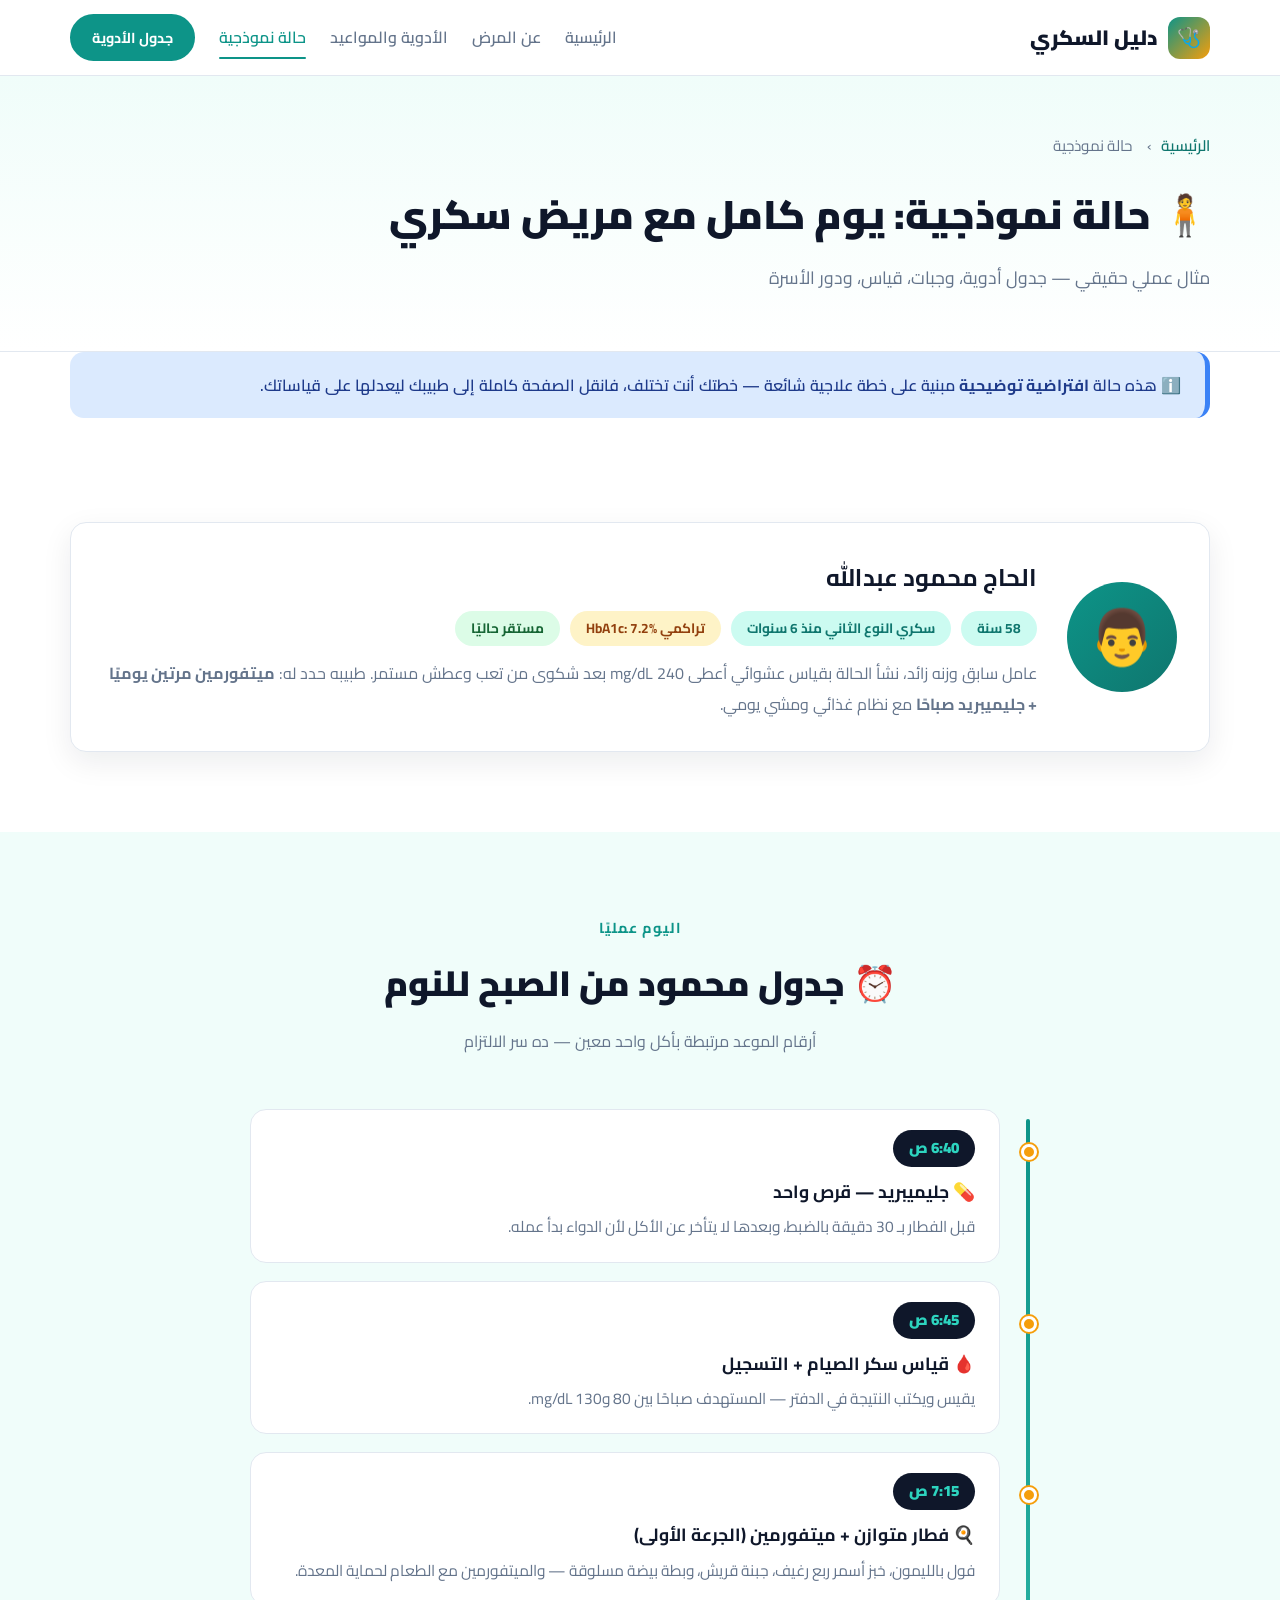
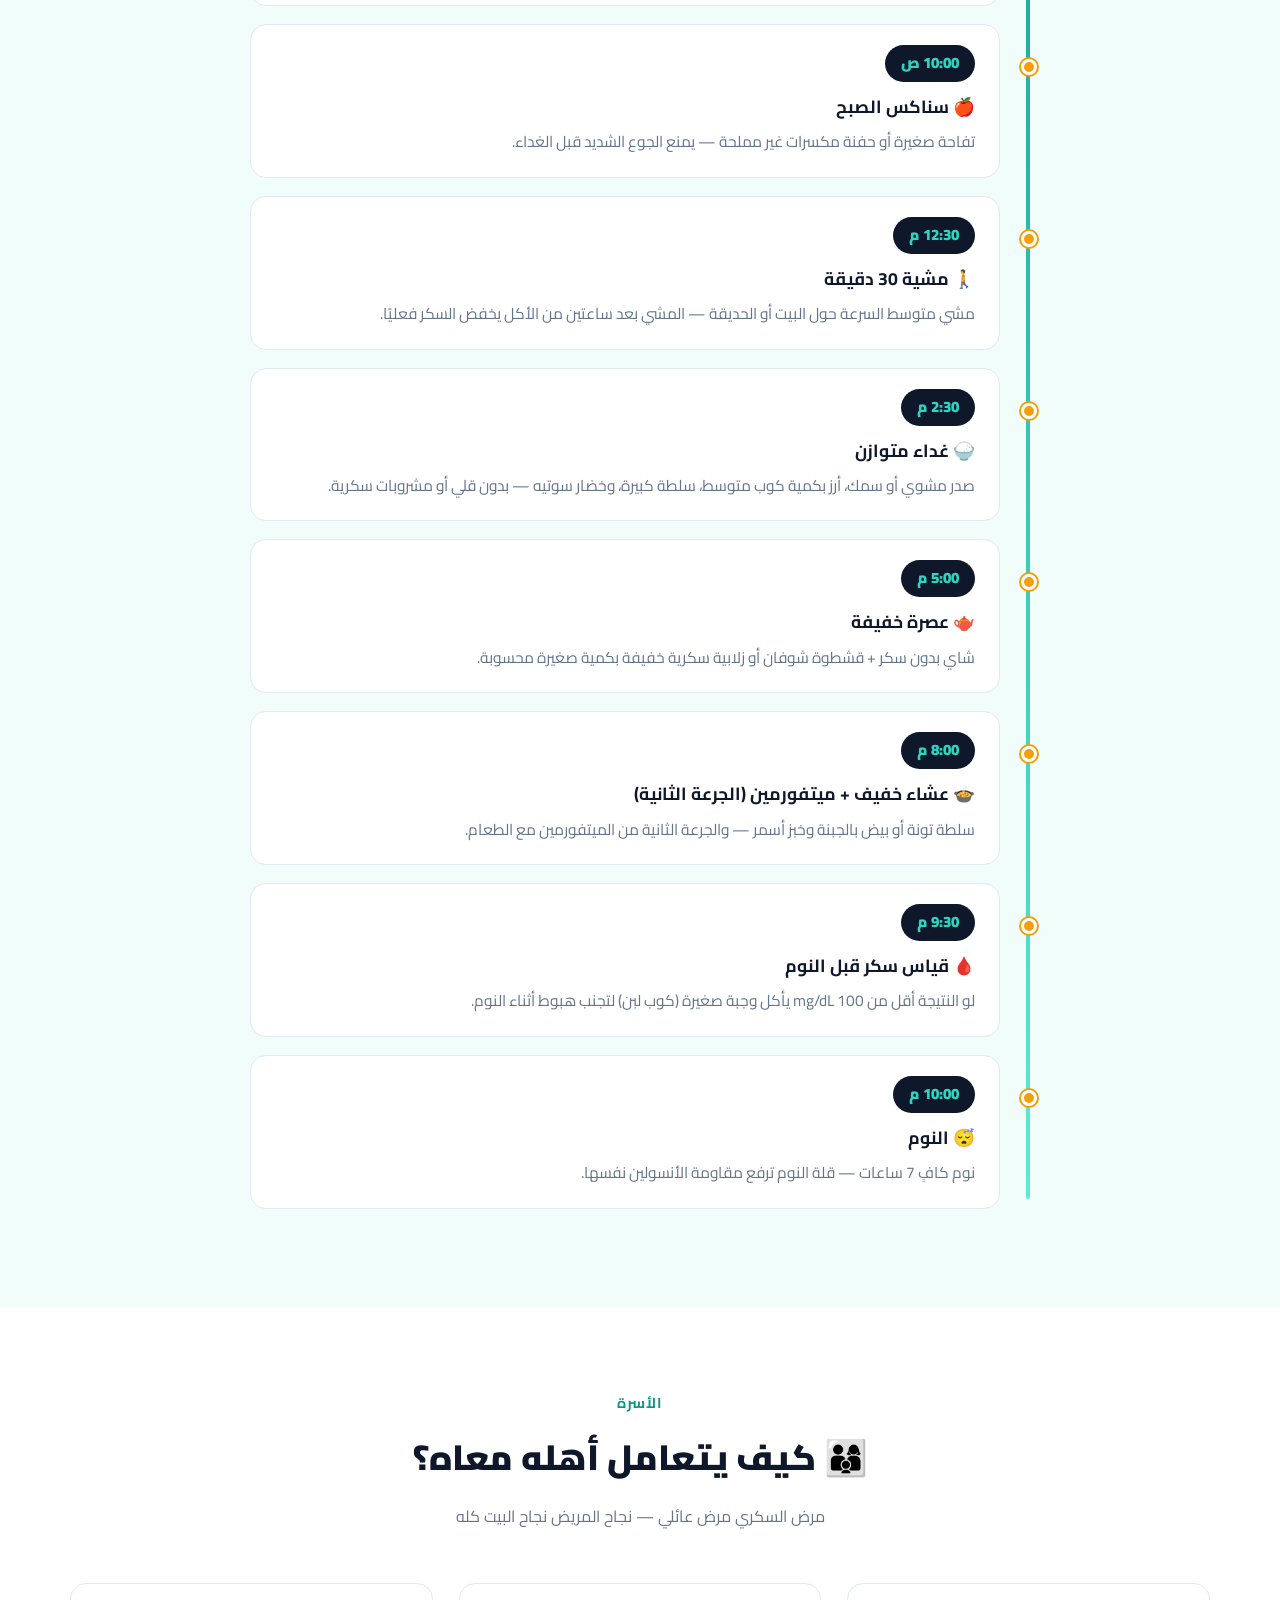
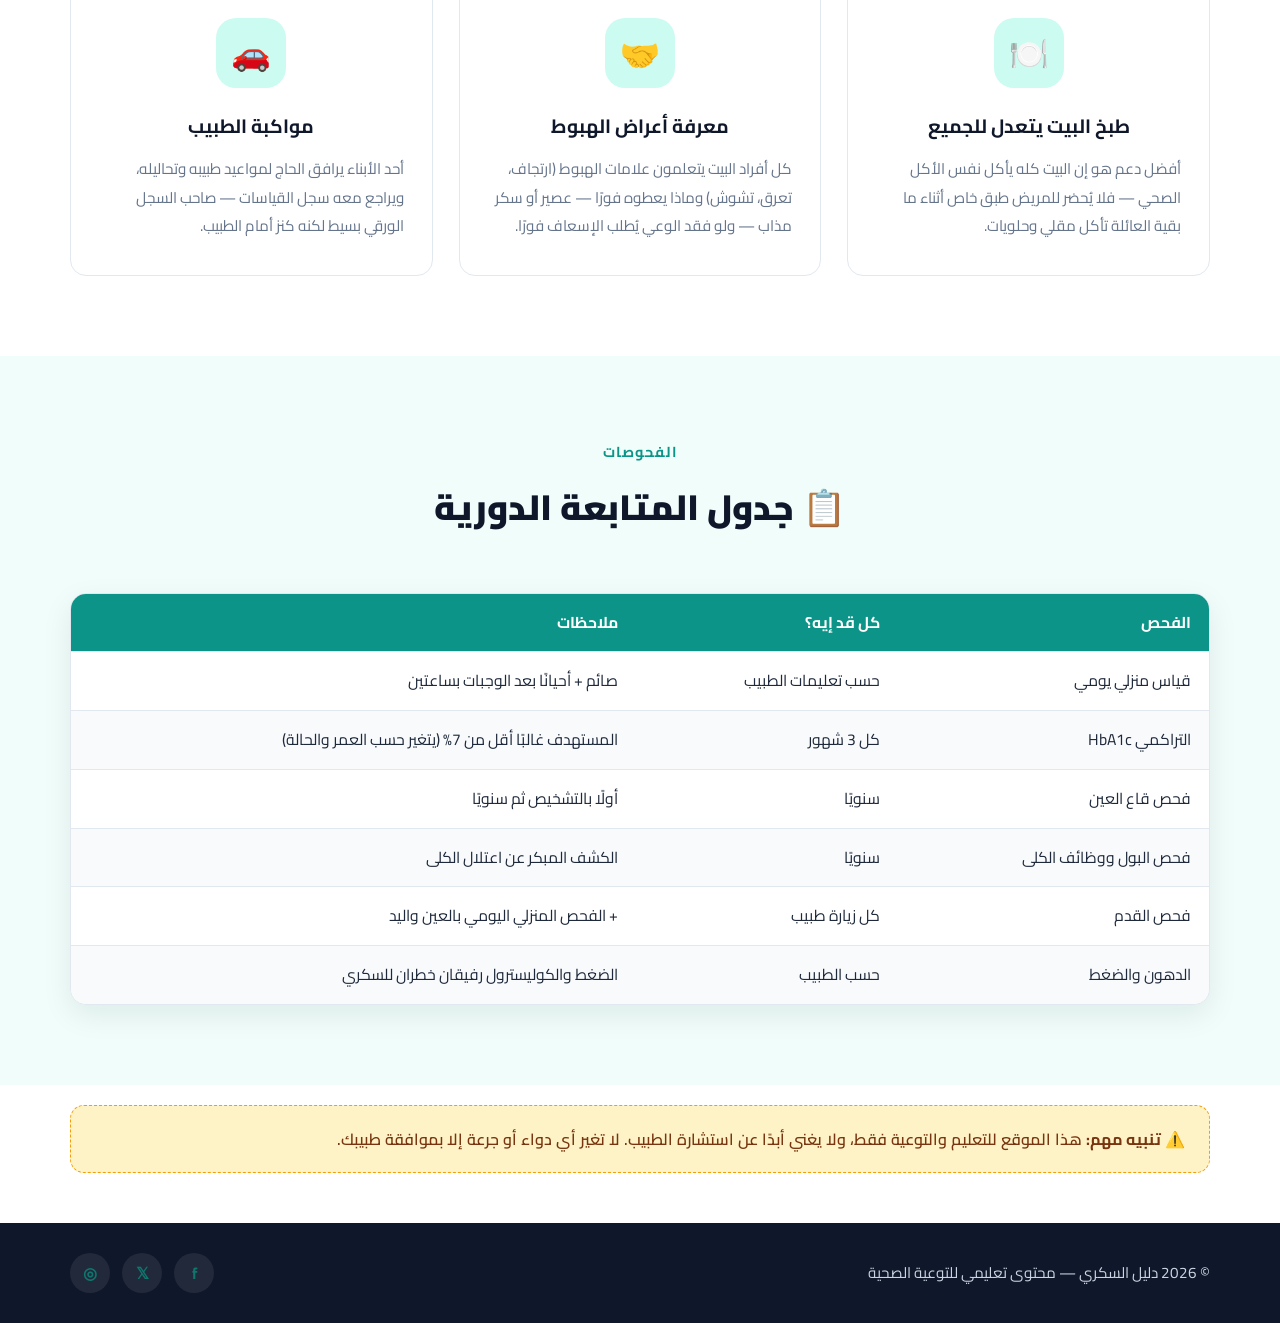
<file: patient.html>
<!DOCTYPE html>
<html lang="ar" dir="rtl">
<head>
  <meta charset="UTF-8" />
  <meta name="viewport" content="width=device-width, initial-scale=1.0" />
  <title>حالة نموذجية | دليلك الشامل لمرض السكري</title>
  <link rel="preconnect" href="https://fonts.googleapis.com" />
  <link rel="preconnect" href="https://fonts.gstatic.com" crossorigin />
  <link
    href="https://fonts.googleapis.com/css2?family=Cairo:wght@400;600;700;900&display=swap"
    rel="stylesheet"
  />
  <link rel="stylesheet" href="style.css" />
</head>
<body>

  <!-- ===== الهيدر ===== -->
  <header class="header">
    <div class="container nav-wrap">
      <a href="index.html" class="logo">
        <span class="logo-mark">🩺</span>
        <span>دليل السكري</span>
      </a>

      <input type="checkbox" id="menu-toggle" class="menu-toggle" />
      <label for="menu-toggle" class="menu-btn" aria-label="فتح القائمة">
        <span></span><span></span><span></span>
      </label>

      <nav class="nav">
        <a href="index.html" class="nav-link">الرئيسية</a>
        <a href="about.html" class="nav-link">عن المرض</a>
        <a href="medications.html" class="nav-link">الأدوية والمواعيد</a>
        <a href="patient.html" class="nav-link active">حالة نموذجية</a>
        <a href="medications.html" class="btn btn-sm nav-cta">جدول الأدوية</a>
      </nav>
    </div>
  </header>

  <!-- ===== ترويسة الصفحة ===== -->
  <section class="page-hero">
    <div class="container">
      <nav class="crumbs" aria-label="مسار التنقل">
        <a href="index.html">الرئيسية</a> <span>›</span> <span>حالة نموذجية</span>
      </nav>
      <h1>🧍 حالة نموذجية: يوم كامل مع مريض سكري</h1>
      <p>مثال عملي حقيقي — جدول أدوية، وجبات، قياس، ودور الأسرة</p>
    </div>
  </section>

  <div class="container">
    <div class="alert alert-info">
      ℹ️ هذه حالة <strong>افتراضية توضيحية</strong> مبنية على خطة علاجية شائعة
      — خطتك أنت تختلف، فانقل الصفحة كاملة إلى طبيبك ليعدلها على قياساتك.
    </div>
  </div>

  <!-- ===== بروفايل المريض ===== -->
  <section class="section">
    <div class="container">
      <div class="profile-card">
        <div class="profile-avatar" aria-hidden="true">👨</div>
        <div class="profile-info">
          <h2>الحاج محمود عبدالله</h2>
          <div class="profile-tags">
            <span class="tag">58 سنة</span>
            <span class="tag">سكري النوع الثاني منذ 6 سنوات</span>
            <span class="tag tag-warn">تراكمي HbA1c: 7.2%</span>
            <span class="tag tag-ok">مستقر حاليًا</span>
          </div>
          <p>
            عامل سابق وزنه زائد، نشأ الحالة بقياس عشوائي أعطى 240 mg/dL
            بعد شكوى من تعب وعطش مستمر. طبيبه حدد له:
            <strong>ميتفورمين مرتين يوميًا + جليميبريد صباحًا</strong>
            مع نظام غذائي ومشي يومي.
          </p>
        </div>
      </div>
    </div>
  </section>

  <!-- ===== جدول اليوم ===== -->
  <section class="section section-alt">
    <div class="container">
      <div class="section-head">
        <span class="section-tag">اليوم عمليًا</span>
        <h2>⏰ جدول محمود من الصبح للنوم</h2>
        <p>أرقام الموعد مرتبطة بأكل واحد معين — ده سر الالتزام</p>
      </div>

      <div class="timeline">
        <div class="timeline-item">
          <span class="t-time">6:40 ص</span>
          <div class="t-body">
            <h3>💊 جليميبريد — قرص واحد</h3>
            <p>قبل الفطار بـ 30 دقيقة بالضبط، وبعدها لا يتأخر عن الأكل لأن الدواء بدأ عمله.</p>
          </div>
        </div>

        <div class="timeline-item">
          <span class="t-time">6:45 ص</span>
          <div class="t-body">
            <h3>🩸 قياس سكر الصيام + التسجيل</h3>
            <p>يقيس ويكتب النتيجة في الدفتر — المستهدف صباحًا بين 80 و130 mg/dL.</p>
          </div>
        </div>

        <div class="timeline-item">
          <span class="t-time">7:15 ص</span>
          <div class="t-body">
            <h3>🍳 فطار متوازن + ميتفورمين (الجرعة الأولى)</h3>
            <p>فول بالليمون، خبز أسمر ربع رغيف، جبنة قريش، وبطة بيضة مسلوقة — والميتفورمين مع الطعام لحماية المعدة.</p>
          </div>
        </div>

        <div class="timeline-item">
          <span class="t-time">10:00 ص</span>
          <div class="t-body">
            <h3>🍎 سناكس الصبح</h3>
            <p>تفاحة صغيرة أو حفنة مكسرات غير مملحة — يمنع الجوع الشديد قبل الغداء.</p>
          </div>
        </div>

        <div class="timeline-item">
          <span class="t-time">12:30 م</span>
          <div class="t-body">
            <h3>🚶 مشية 30 دقيقة</h3>
            <p>مشي متوسط السرعة حول البيت أو الحديقة — المشي بعد ساعتين من الأكل يخفض السكر فعليًا.</p>
          </div>
        </div>

        <div class="timeline-item">
          <span class="t-time">2:30 م</span>
          <div class="t-body">
            <h3>🍚 غداء متوازن</h3>
            <p>صدر مشوي أو سمك، أرز بكمية كوب متوسط، سلطة كبيرة، وخضار سوتيه — بدون قلي أو مشروبات سكرية.</p>
          </div>
        </div>

        <div class="timeline-item">
          <span class="t-time">5:00 م</span>
          <div class="t-body">
            <h3>🫖 عصرة خفيفة</h3>
            <p>شاي بدون سكر + قشطوة شوفان أو زلابية سكرية خفيفة بكمية صغيرة محسوبة.</p>
          </div>
        </div>

        <div class="timeline-item">
          <span class="t-time">8:00 م</span>
          <div class="t-body">
            <h3>🍲 عشاء خفيف + ميتفورمين (الجرعة الثانية)</h3>
            <p>سلطة تونة أو بيض بالجبنة وخبز أسمر — والجرعة الثانية من الميتفورمين مع الطعام.</p>
          </div>
        </div>

        <div class="timeline-item">
          <span class="t-time">9:30 م</span>
          <div class="t-body">
            <h3>🩸 قياس سكر قبل النوم</h3>
            <p>لو النتيجة أقل من 100 mg/dL يأكل وجبة صغيرة (كوب لبن) لتجنب هبوط أثناء النوم.</p>
          </div>
        </div>

        <div class="timeline-item">
          <span class="t-time">10:00 م</span>
          <div class="t-body">
            <h3>😴 النوم</h3>
            <p>نوم كافٍ 7 ساعات — قلة النوم ترفع مقاومة الأنسولين نفسها.</p>
          </div>
        </div>
      </div>
    </div>
  </section>

  <!-- ===== دور الأسرة ===== -->
  <section class="section">
    <div class="container">
      <div class="section-head">
        <span class="section-tag">الأسرة</span>
        <h2>👨‍👩‍👦 كيف يتعامل أهله معاه؟</h2>
        <p>مرض السكري مرض عائلي — نجاح المريض نجاح البيت كله</p>
      </div>

      <div class="cards">
        <article class="card">
          <div class="card-icon">🍽️</div>
          <h3>طبخ البيت يتعدل للجميع</h3>
          <p>
            أفضل دعم هو إن البيت كله يأكل نفس الأكل الصحي — فلا يُحضر
            للمريض طبق خاص أثناء ما بقية العائلة تأكل مقلي وحلويات.
          </p>
        </article>

        <article class="card">
          <div class="card-icon">🤝</div>
          <h3>معرفة أعراض الهبوط</h3>
          <p>
            كل أفراد البيت يتعلمون علامات الهبوط (ارتجاف، تعرق، تشوش) وماذا
            يعطوه فورًا — عصير أو سكر مذاب — ولو فقد الوعي يُطلب الإسعاف فورًا.
          </p>
        </article>

        <article class="card">
          <div class="card-icon">🚗</div>
          <h3>مواكبة الطبيب</h3>
          <p>
            أحد الأبناء يرافق الحاج لمواعيد طبيبه وتحاليله، ويراجع معه
            سجل القياسات — صاحب السجل الورقي بسيط لكنه كنز أمام الطبيب.
          </p>
        </article>
      </div>
    </div>
  </section>

  <!-- ===== متابعة دورية ===== -->
  <section class="section section-alt">
    <div class="container">
      <div class="section-head">
        <span class="section-tag">الفحوصات</span>
        <h2>📋 جدول المتابعة الدورية</h2>
      </div>

      <div class="table-wrap">
        <table class="data-table">
          <thead>
            <tr>
              <th>الفحص</th>
              <th>كل قد إيه؟</th>
              <th>ملاحظات</th>
            </tr>
          </thead>
          <tbody>
            <tr>
              <td>قياس منزلي يومي</td>
              <td>حسب تعليمات الطبيب</td>
              <td>صائم + أحيانًا بعد الوجبات بساعتين</td>
            </tr>
            <tr>
              <td>التراكمي HbA1c</td>
              <td>كل 3 شهور</td>
              <td>المستهدف غالبًا أقل من 7% (يتغير حسب العمر والحالة)</td>
            </tr>
            <tr>
              <td>فحص قاع العين</td>
              <td>سنويًا</td>
              <td>أولًا بالتشخيص ثم سنويًا</td>
            </tr>
            <tr>
              <td>فحص البول ووظائف الكلى</td>
              <td>سنويًا</td>
              <td>الكشف المبكر عن اعتلال الكلى</td>
            </tr>
            <tr>
              <td>فحص القدم</td>
              <td>كل زيارة طبيب</td>
              <td>+ الفحص المنزلي اليومي بالعين واليد</td>
            </tr>
            <tr>
              <td>الدهون والضغط</td>
              <td>حسب الطبيب</td>
              <td>الضغط والكوليسترول رفيقان خطران للسكري</td>
            </tr>
          </tbody>
        </table>
      </div>
    </div>
  </section>

  <!-- ===== تنبيه طبي ===== -->
  <div class="container">
    <div class="doc-note">
      ⚠️ <strong>تنبيه مهم:</strong> هذا الموقع للتعليم والتوعية فقط، ولا يغني
      أبدًا عن استشارة الطبيب. لا تغير أي دواء أو جرعة إلا بموافقة طبيبك.
    </div>
  </div>

  <!-- ===== الفوتر ===== -->
  <footer class="footer">
    <div class="container footer-wrap">
      <p>© 2026 دليل السكري — محتوى تعليمي للتوعية الصحية</p>
      <div class="socials">
        <a href="#" aria-label="فيسبوك">f</a>
        <a href="#" aria-label="تويتر">𝕏</a>
        <a href="#" aria-label="انستجرام">◎</a>
      </div>
    </div>
  </footer>

</body>
</html>
</file>
<file: style.css>
/* =========================================================
   style.css — موقع دليل السكري (4 صفحات)
   ========================================================= */

/* ---------- متغيرات الألوان والقياسات ---------- */
:root {
  --primary: #0d9488;        /* اللون الأساسي (تيل طبي) */
  --primary-dark: #0f766e;
  --accent: #f59e0b;         /* لون التمييز (ذهبي) */
  --danger: #dc2626;
  --danger-bg: #fee2e2;
  --warn-bg: #fef3c7;
  --info-bg: #dbeafe;
  --dark: #0f172a;           /* كحلي غامق */
  --text: #1e293b;           /* لون النص */
  --muted: #64748b;          /* نص ثانوي */
  --bg: #ffffff;
  --bg-alt: #f0fdfa;
  --radius: 16px;
  --shadow: 0 10px 30px rgba(15, 23, 42, 0.08);
  --transition: 0.3s ease;
}

/* ---------- إعادة الضبط ---------- */
*,
*::before,
*::after {
  margin: 0;
  padding: 0;
  box-sizing: border-box;
}

html {
  scroll-behavior: smooth;
}

body {
  font-family: "Cairo", "Segoe UI", Tahoma, sans-serif;
  color: var(--text);
  background: var(--bg);
  line-height: 1.9;
}

a {
  text-decoration: none;
  color: var(--primary-dark);
  font-weight: 600;
}

ul {
  list-style: none;
}

.container {
  width: min(1140px, 90%);
  margin-inline: auto;
}

/* ---------- الأزرار ---------- */
.btn {
  display: inline-block;
  padding: 12px 32px;
  background: var(--primary);
  color: #fff;
  border: 2px solid var(--primary);
  border-radius: 50px;
  font-weight: 700;
  font-family: inherit;
  font-size: 1rem;
  cursor: pointer;
  transition: var(--transition);
}

.btn:hover {
  background: var(--primary-dark);
  border-color: var(--primary-dark);
  transform: translateY(-3px);
  box-shadow: 0 8px 20px rgba(13, 148, 136, 0.35);
}

.btn-outline {
  background: transparent;
  color: var(--primary);
}

.btn-outline:hover {
  background: var(--primary);
  color: #fff;
}

.btn-sm {
  padding: 8px 20px;
  font-size: 0.9rem;
}

/* =========================================================
   الهيدر والقائمة
   ========================================================= */
.header {
  position: sticky;
  top: 0;
  z-index: 100;
  background: rgba(255, 255, 255, 0.92);
  backdrop-filter: blur(10px);
  border-bottom: 1px solid #e2e8f0;
}

.nav-wrap {
  display: flex;
  align-items: center;
  justify-content: space-between;
  padding-block: 14px;
}

.logo {
  display: flex;
  align-items: center;
  gap: 10px;
  font-size: 1.3rem;
  font-weight: 900;
  color: var(--dark);
}

.logo-mark {
  width: 42px;
  height: 42px;
  display: grid;
  place-items: center;
  background: linear-gradient(135deg, var(--primary), var(--accent));
  color: #fff;
  border-radius: 12px;
  font-size: 1.2rem;
}

.nav {
  display: flex;
  align-items: center;
  gap: 24px;
}

.nav-link {
  font-weight: 600;
  color: var(--muted);
  transition: var(--transition);
  position: relative;
}

.nav-link:hover,
.nav-link.active {
  color: var(--primary);
}

.nav-link::after {
  content: "";
  position: absolute;
  bottom: -6px;
  right: 0;
  width: 0;
  height: 2px;
  background: var(--primary);
  border-radius: 2px;
  transition: var(--transition);
}

.nav-link:hover::after,
.nav-link.active::after {
  width: 100%;
}

.nav-cta {
  color: #fff;
}

.menu-toggle {
  display: none;
}

.menu-btn {
  display: none;
  flex-direction: column;
  gap: 5px;
  cursor: pointer;
  padding: 6px;
}

.menu-btn span {
  width: 26px;
  height: 3px;
  background: var(--dark);
  border-radius: 3px;
  transition: var(--transition);
}

/* =========================================================
   السيكشن الرئيسي (الصفحة الرئيسية)
   ========================================================= */
.hero {
  padding: 90px 0;
  background: linear-gradient(180deg, #f0fdfa 0%, #ffffff 100%);
  overflow: hidden;
}

.hero-wrap {
  display: grid;
  grid-template-columns: 1.1fr 0.9fr;
  align-items: center;
  gap: 40px;
}

.badge {
  display: inline-block;
  padding: 6px 18px;
  background: #ccfbf1;
  color: var(--primary-dark);
  border-radius: 50px;
  font-size: 0.85rem;
  font-weight: 700;
  margin-bottom: 18px;
}

.hero-text h1 {
  font-size: clamp(2rem, 4.5vw, 3rem);
  font-weight: 900;
  color: var(--dark);
  line-height: 1.4;
  margin-bottom: 16px;
}

.highlight {
  color: var(--primary);
  position: relative;
}

.highlight::after {
  content: "";
  position: absolute;
  bottom: 4px;
  right: 0;
  width: 100%;
  height: 10px;
  background: rgba(245, 158, 11, 0.3);
  border-radius: 4px;
  z-index: -1;
}

.hero-text p {
  color: var(--muted);
  font-size: 1.1rem;
  max-width: 480px;
  margin-bottom: 28px;
}

.hero-actions {
  display: flex;
  gap: 14px;
  flex-wrap: wrap;
  margin-bottom: 40px;
}

.hero-stats {
  display: flex;
  gap: 36px;
  flex-wrap: wrap;
}

.hero-stats li {
  display: flex;
  flex-direction: column;
}

.hero-stats strong {
  font-size: 1.6rem;
  font-weight: 900;
  color: var(--dark);
}

.hero-stats span {
  color: var(--muted);
  font-size: 0.9rem;
}

/* الرسم في ناحية الـ Hero */
.hero-art {
  position: relative;
  min-height: 380px;
}

.hero-circle {
  position: absolute;
  inset: 50% auto auto 50%;
  translate: -50% -50%;
  width: 260px;
  height: 260px;
  display: grid;
  place-items: center;
  background: linear-gradient(135deg, var(--primary), var(--primary-dark));
  border-radius: 50%;
  box-shadow: var(--shadow);
}

.hero-icon {
  font-size: 6rem;
}

.blob {
  position: absolute;
  border-radius: 50%;
  filter: blur(60px);
  opacity: 0.45;
}

.blob-1 {
  width: 220px;
  height: 220px;
  background: var(--accent);
  top: -30px;
  right: -40px;
  animation: float 6s ease-in-out infinite;
}

.blob-2 {
  width: 180px;
  height: 180px;
  background: #5eead4;
  bottom: -30px;
  left: -20px;
  animation: float 7s ease-in-out infinite reverse;
}

@keyframes float {
  0%, 100% { transform: translateY(0); }
  50%      { transform: translateY(-20px); }
}

.card-float {
  position: absolute;
  padding: 12px 20px;
  background: #fff;
  border-radius: 14px;
  box-shadow: var(--shadow);
  font-weight: 700;
  font-size: 0.95rem;
  animation: float 5s ease-in-out infinite;
}

.card-float-1 { top: 40px; right: 10px; }
.card-float-2 { bottom: 50px; left: 0; animation-delay: 1.5s; }

/* =========================================================
   ترويسة الصفحات الداخلية
   ========================================================= */
.page-hero {
  padding: 56px 0;
  background: linear-gradient(180deg, #f0fdfa 0%, #ffffff 100%);
  border-bottom: 1px solid #e2e8f0;
}

.page-hero h1 {
  font-size: clamp(1.7rem, 3.5vw, 2.5rem);
  font-weight: 900;
  color: var(--dark);
  margin-bottom: 8px;
}

.page-hero p {
  color: var(--muted);
  font-size: 1.1rem;
}

.crumbs {
  margin-bottom: 16px;
  color: var(--muted);
  font-size: 0.95rem;
}

.crumbs span {
  margin-inline: 6px;
}

/* =========================================================
   السيكشنات العامة
   ========================================================= */
.section {
  padding: 80px 0;
}

.section-alt {
  background: var(--bg-alt);
}

.section-head {
  text-align: center;
  max-width: 640px;
  margin: 0 auto 52px;
}

.section-tag {
  display: inline-block;
  color: var(--primary);
  font-weight: 700;
  font-size: 0.9rem;
  letter-spacing: 1px;
  margin-bottom: 8px;
}

.section-head h2 {
  font-size: clamp(1.5rem, 3vw, 2.2rem);
  color: var(--dark);
  font-weight: 900;
  margin-bottom: 10px;
}

.section-head p {
  color: var(--muted);
}

/* ---------- الكروت ---------- */
.cards {
  display: grid;
  grid-template-columns: repeat(3, 1fr);
  gap: 26px;
}

.card {
  background: #fff;
  border: 1px solid #e2e8f0;
  border-radius: var(--radius);
  padding: 34px 28px;
  text-align: center;
  transition: var(--transition);
  display: block;
  color: var(--text);
}

.card:hover {
  transform: translateY(-8px);
  box-shadow: var(--shadow);
  border-color: #99f6e4;
}

.card-featured {
  border: 2px solid var(--primary);
  background: linear-gradient(180deg, #f0fdfa, #fff);
}

.card-link {
  cursor: pointer;
}

.card-go {
  display: inline-block;
  margin-top: 14px;
  color: var(--primary);
  font-weight: 700;
  font-size: 0.95rem;
}

.card-icon {
  width: 70px;
  height: 70px;
  margin: 0 auto 20px;
  display: grid;
  place-items: center;
  font-size: 2rem;
  background: #ccfbf1;
  border-radius: 20px;
}

.card h3 {
  font-size: 1.2rem;
  color: var(--dark);
  margin-bottom: 10px;
}

.card p {
  color: var(--muted);
  font-size: 0.95rem;
  text-align: right;
}

/* =========================================================
   التعريف + جهاز قياس السكر (الرئيسية)
   ========================================================= */
.def-grid {
  display: grid;
  grid-template-columns: 1.15fr 0.85fr;
  align-items: center;
  gap: 44px;
}

.def-text p {
  color: var(--text);
  margin-bottom: 16px;
}

.check-list {
  margin-top: 18px;
}

.check-list li {
  padding: 6px 0;
  font-weight: 600;
}

.def-visual {
  text-align: center;
}

.glucose-meter {
  width: min(300px, 100%);
  margin-inline: auto;
  background: var(--dark);
  border-radius: 28px;
  padding: 30px 24px;
  box-shadow: var(--shadow);
  rotate: 3deg;
  transition: var(--transition);
}

.glucose-meter:hover {
  rotate: 0deg;
}

.meter-screen {
  background: #134e4a;
  border-radius: 16px;
  padding: 24px;
  display: flex;
  flex-direction: column;
  gap: 6px;
}

.meter-label {
  color: #99f6e4;
  font-size: 0.95rem;
  font-weight: 700;
}

.meter-value {
  font-size: 3rem;
  font-weight: 900;
  color: #2dd4bf;
  line-height: 1.2;
}

.meter-unit {
  color: #94a3b8;
  font-size: 0.9rem;
}

.meter-note {
  margin-top: 18px;
  color: var(--muted);
  font-size: 0.9rem;
  font-weight: 600;
}

/* =========================================================
   الخطوات (صفحة عن المرض)
   ========================================================= */
.steps {
  max-width: 760px;
  margin-inline: auto;
}

.step {
  display: flex;
  gap: 22px;
  align-items: flex-start;
  padding: 22px;
  background: #fff;
  border: 1px solid #e2e8f0;
  border-radius: var(--radius);
  margin-bottom: 16px;
  transition: var(--transition);
}

.step:hover {
  box-shadow: var(--shadow);
  transform: translateX(-4px);
}

.step-num {
  flex-shrink: 0;
  width: 52px;
  height: 52px;
  display: grid;
  place-items: center;
  background: linear-gradient(135deg, var(--primary), var(--primary-dark));
  color: #fff;
  font-size: 1.4rem;
  font-weight: 900;
  border-radius: 16px;
}

.step h3 {
  color: var(--dark);
  font-size: 1.15rem;
  margin-bottom: 4px;
}

.step p {
  color: var(--muted);
  font-size: 0.98rem;
}

/* =========================================================
   الأعراض
   ========================================================= */
.symptom-grid {
  display: grid;
  grid-template-columns: repeat(4, 1fr);
  gap: 16px;
  margin-bottom: 28px;
}

.symptom {
  padding: 18px 16px;
  background: #fff;
  border: 1px solid #e2e8f0;
  border-radius: 14px;
  text-align: center;
  font-weight: 700;
  font-size: 0.98rem;
  transition: var(--transition);
}

.symptom:hover {
  border-color: var(--primary);
  color: var(--primary-dark);
  transform: translateY(-4px);
}

/* =========================================================
   صناديق التنبيه
   ========================================================= */
.alert {
  padding: 18px 24px;
  border-radius: 14px;
  font-weight: 600;
  font-size: 1rem;
  border-inline-start: 5px solid;
  margin-bottom: 24px;
}

.alert-danger {
  background: var(--danger-bg);
  border-color: var(--danger);
  color: #7f1d1d;
}

.alert-warn {
  background: var(--warn-bg);
  border-color: var(--accent);
  color: #78350f;
}

.alert-info {
  background: var(--info-bg);
  border-color: #3b82f6;
  color: #1e3a8a;
}

/* تنبيه تعليمي في آخر كل صفحة */
.doc-note {
  margin: 20px auto 50px;
  padding: 18px 24px;
  background: var(--warn-bg);
  border: 1px dashed var(--accent);
  border-radius: 14px;
  color: #78350f;
  font-weight: 600;
}

/* =========================================================
   الجداول
   ========================================================= */
.table-wrap {
  overflow-x: auto;
  background: #fff;
  border: 1px solid #e2e8f0;
  border-radius: var(--radius);
  box-shadow: var(--shadow);
}

.data-table {
  width: 100%;
  border-collapse: collapse;
  min-width: 560px;
}

.data-table th {
  background: var(--primary);
  color: #fff;
  padding: 14px 18px;
  text-align: right;
  font-size: 0.98rem;
}

.data-table td {
  padding: 14px 18px;
  border-top: 1px solid #e2e8f0;
  font-size: 0.98rem;
  color: var(--text);
}

.data-table tbody tr:nth-child(even) {
  background: #f8fafc;
}

.data-table tbody tr:hover {
  background: #f0fdfa;
}

.table-note {
  text-align: center;
  color: var(--muted);
  font-size: 0.9rem;
  margin-top: 12px;
}

/* =========================================================
   عمودين (ممنوع / مسموح + قاعدة 15)
   ========================================================= */
.two-cols {
  display: grid;
  grid-template-columns: 1fr 1fr;
  gap: 26px;
}

.food-box {
  border-radius: var(--radius);
  padding: 28px;
  border: 1px solid #e2e8f0;
  background: #fff;
}

.food-box h3 {
  margin-bottom: 14px;
  font-size: 1.2rem;
  color: var(--dark);
}

.food-box ul li {
  padding: 8px 0;
  border-bottom: 1px dashed #e2e8f0;
  font-weight: 600;
  font-size: 0.97rem;
}

.food-box ul li:last-child {
  border-bottom: none;
}

.food-avoid {
  border-inline-start: 5px solid var(--danger);
}

.food-allow {
  border-inline-start: 5px solid #16a34a;
}

/* =========================================================
   شبكة النصائح (صفحة الأدوية)
   ========================================================= */
.tip-grid {
  display: grid;
  grid-template-columns: repeat(4, 1fr);
  gap: 16px;
}

.tip {
  padding: 20px 18px;
  background: #fff;
  border: 1px solid #e2e8f0;
  border-radius: 14px;
  font-weight: 700;
  font-size: 0.95rem;
  transition: var(--transition);
}

.tip:hover {
  border-color: var(--primary);
  transform: translateY(-4px);
  box-shadow: var(--shadow);
}

/* =========================================================
   بروفايل المريض (صفحة الحالة)
   ========================================================= */
.profile-card {
  display: flex;
  align-items: center;
  gap: 30px;
  background: #fff;
  border: 1px solid #e2e8f0;
  border-radius: var(--radius);
  padding: 32px;
  box-shadow: var(--shadow);
}

.profile-avatar {
  flex-shrink: 0;
  width: 110px;
  height: 110px;
  display: grid;
  place-items: center;
  font-size: 3.4rem;
  background: linear-gradient(135deg, var(--primary), var(--primary-dark));
  border-radius: 50%;
}

.profile-info h2 {
  color: var(--dark);
  font-size: 1.5rem;
  margin-bottom: 10px;
}

.profile-info p {
  color: var(--muted);
  margin-top: 12px;
}

.profile-tags {
  display: flex;
  flex-wrap: wrap;
  gap: 10px;
}

.tag {
  padding: 5px 16px;
  background: #ccfbf1;
  color: var(--primary-dark);
  border-radius: 50px;
  font-size: 0.85rem;
  font-weight: 700;
}

.tag-warn {
  background: var(--warn-bg);
  color: #92400e;
}

.tag-ok {
  background: #dcfce7;
  color: #166534;
}

/* =========================================================
   الخط الزمني (جدول يوم المريض)
   ========================================================= */
.timeline {
  position: relative;
  max-width: 780px;
  margin-inline: auto;
  padding-inline-start: 30px;
}

.timeline::before {
  content: "";
  position: absolute;
  top: 10px;
  bottom: 10px;
  right: 0;
  width: 4px;
  background: linear-gradient(180deg, var(--primary), #5eead4);
  border-radius: 4px;
}

.timeline-item {
  position: relative;
  background: #fff;
  border: 1px solid #e2e8f0;
  border-radius: var(--radius);
  padding: 20px 24px;
  margin-bottom: 18px;
  transition: var(--transition);
}

.timeline-item:hover {
  box-shadow: var(--shadow);
  transform: translateX(-4px);
}

/* النقطة على الخط */
.timeline-item::before {
  content: "";
  position: absolute;
  top: 34px;
  right: -38px;
  width: 16px;
  height: 16px;
  background: var(--accent);
  border: 3px solid #fff;
  border-radius: 50%;
  box-shadow: 0 0 0 2px var(--accent);
}

.t-time {
  display: inline-block;
  background: var(--dark);
  color: #2dd4bf;
  padding: 4px 16px;
  border-radius: 50px;
  font-weight: 900;
  font-size: 0.95rem;
  margin-bottom: 8px;
}

.t-body h3 {
  color: var(--dark);
  font-size: 1.1rem;
  margin-bottom: 4px;
}

.t-body p {
  color: var(--muted);
  font-size: 0.97rem;
}

/* =========================================================
   الفوتر
   ========================================================= */
.footer {
  background: var(--dark);
  color: #cbd5e1;
  padding: 30px 0;
  margin-top: 20px;
}

.footer-wrap {
  display: flex;
  align-items: center;
  justify-content: space-between;
  gap: 16px;
  flex-wrap: wrap;
}

.footer p {
  font-size: 0.95rem;
}

.socials {
  display: flex;
  gap: 12px;
}

.socials a {
  width: 40px;
  height: 40px;
  display: grid;
  place-items: center;
  background: rgba(255, 255, 255, 0.08);
  border-radius: 50%;
  font-weight: 700;
  transition: var(--transition);
}

.socials a:hover {
  background: var(--primary);
  color: #fff;
  transform: translateY(-3px);
}

/* =========================================================
   الريسبونسيف
   ========================================================= */
@media (max-width: 900px) {
  .hero-wrap,
  .def-grid {
    grid-template-columns: 1fr;
  }

  .cards {
    grid-template-columns: 1fr 1fr;
  }

  .symptom-grid {
    grid-template-columns: 1fr 1fr;
  }

  .tip-grid {
    grid-template-columns: 1fr 1fr;
  }

  .two-cols {
    grid-template-columns: 1fr;
  }

  .hero-art {
    min-height: 300px;
  }

  .profile-card {
    flex-direction: column;
    text-align: center;
  }

  .profile-tags {
    justify-content: center;
  }
}

@media (max-width: 640px) {
  /* قائمة الموبايل */
  .menu-btn {
    display: flex;
  }

  .nav {
    position: absolute;
    top: 100%;
    right: 0;
    left: 0;
    flex-direction: column;
    align-items: stretch;
    gap: 0;
    background: #fff;
    border-bottom: 1px solid #e2e8f0;
    box-shadow: var(--shadow);
    max-height: 0;
    overflow: hidden;
    transition: max-height 0.4s ease;
  }

  .nav-link,
  .nav-cta {
    padding: 14px 8%;
  }

  .menu-toggle:checked ~ .nav {
    max-height: 420px;
  }

  .menu-toggle:checked ~ .menu-btn span:nth-child(1) {
    transform: translateY(8px) rotate(45deg);
  }
  .menu-toggle:checked ~ .menu-btn span:nth-child(2) {
    opacity: 0;
  }
  .menu-toggle:checked ~ .menu-btn span:nth-child(3) {
    transform: translateY(-8px) rotate(-45deg);
  }

  .cards {
    grid-template-columns: 1fr;
  }

  .hero,
  .section {
    padding: 56px 0;
  }

  .page-hero {
    padding: 40px 0;
  }

  .symptom-grid,
  .tip-grid {
    grid-template-columns: 1fr;
  }

  .hero-stats {
    justify-content: space-between;
  }

  /* الخط الزمني على الموبايل */
  .timeline {
    padding-inline-start: 22px;
  }

  .timeline::before {
    right: -8px;
  }

  .timeline-item::before {
    right: -28px;
    width: 12px;
    height: 12px;
  }
}
</file>
